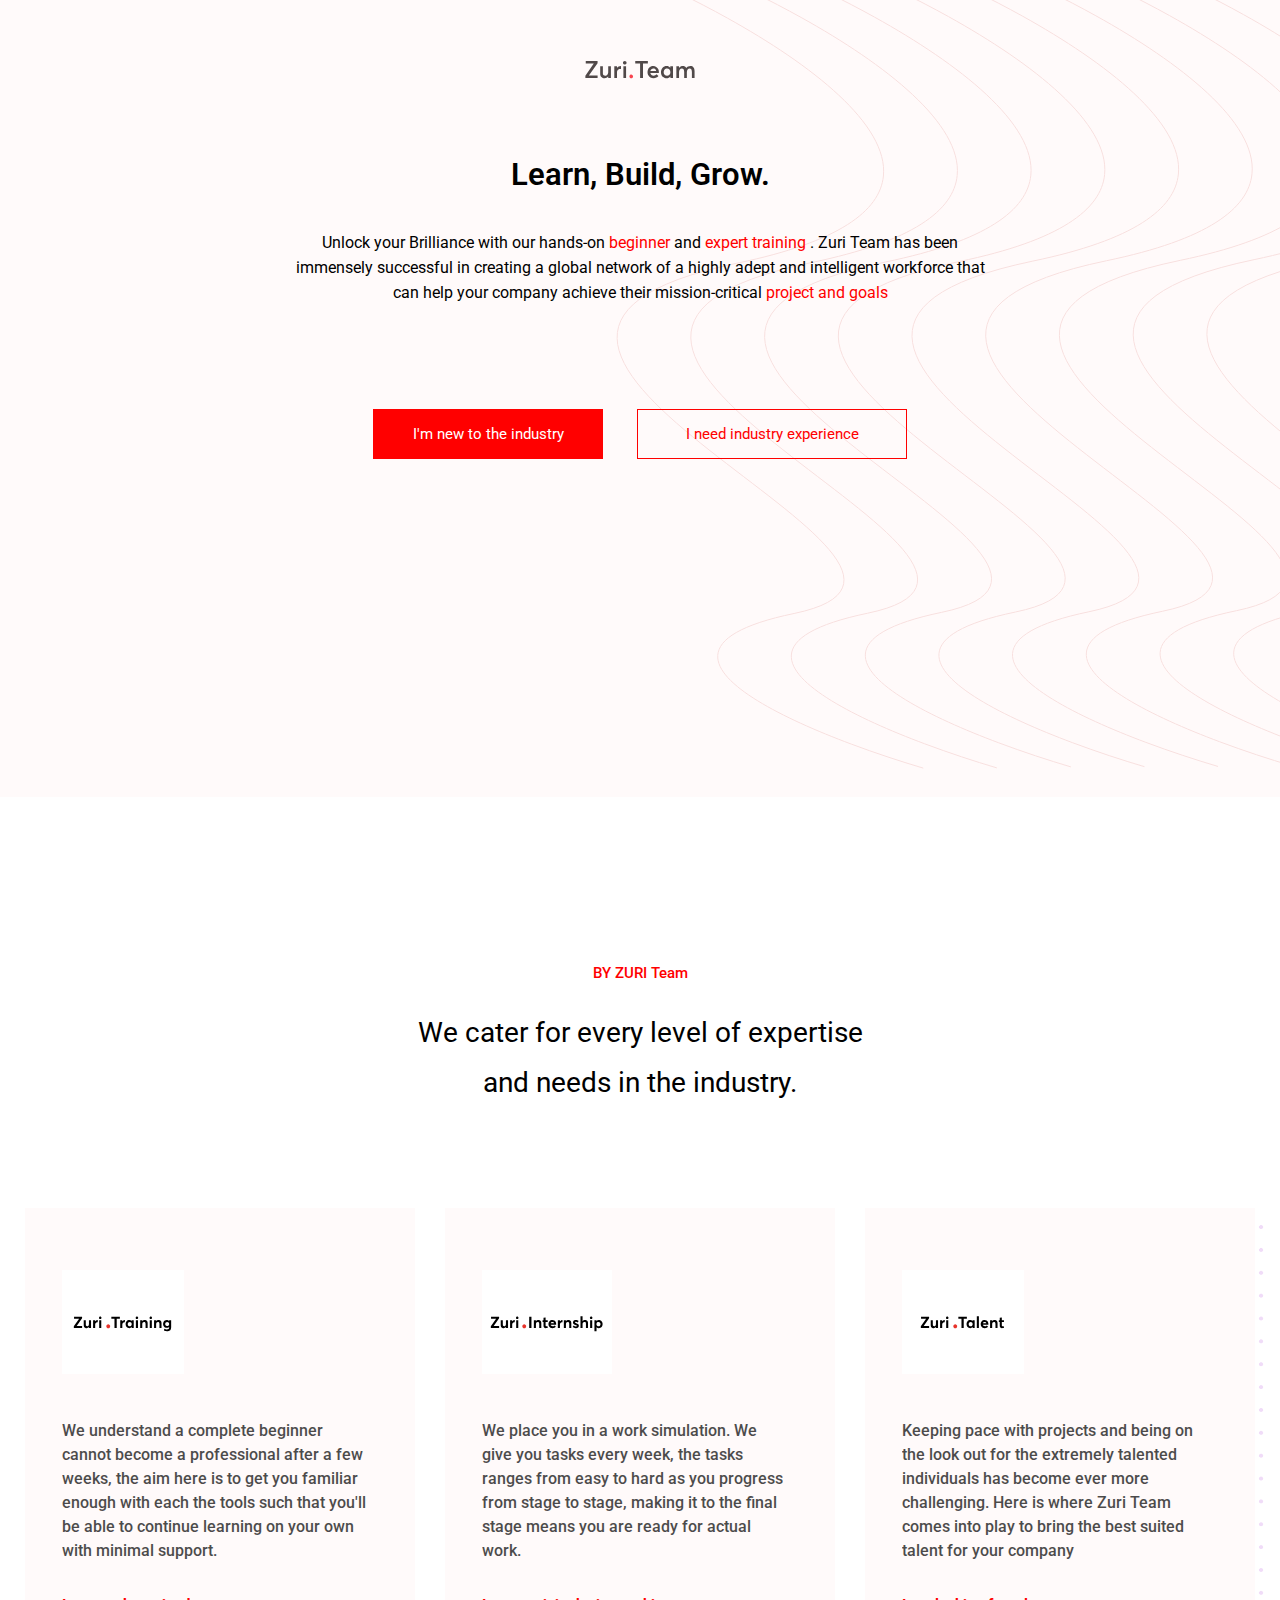
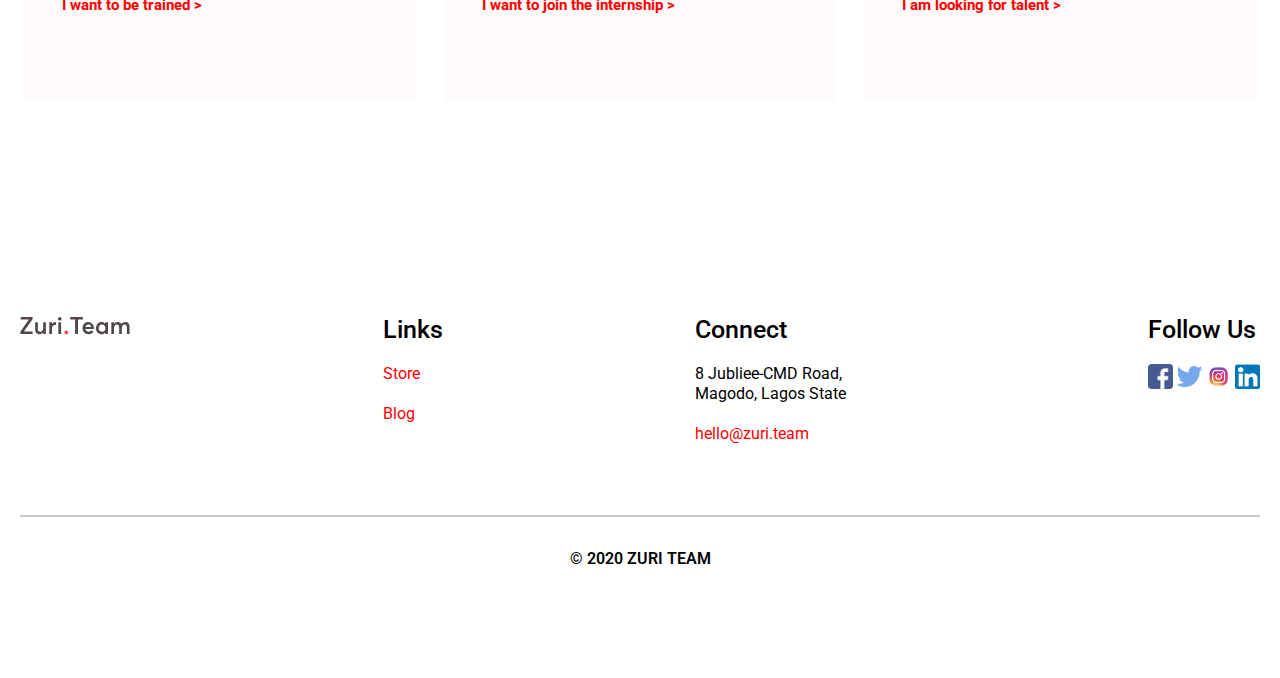
<file: index.html>
<!DOCTYPE html>
<html lang="en">
  <head>
    <meta charset="UTF-8" />
    <meta http-equiv="X-UA-Compatible" content="IE=edge" />
    <meta name="viewport" content="width=device-width, initial-scale=1.0" />
    <link rel="stylesheet" href="./index.css" />
    <link rel="preconnect" href="https://fonts.googleapis.com">
    <link rel="preconnect" href="https://fonts.gstatic.com" crossorigin>
    <link href="https://fonts.googleapis.com/css2?family=Roboto&display=swap" rel="stylesheet">
    <title>Zuri Team</title>
  </head>
  <body>
    <section class="section1">
      <div class="img-wrapper">
        <img
          src="./Images/zuri-logo-full.svg"
          class="section1-image"
          alt="zuri-logo"
        />
      </div>
      <div class="section1-intro">
        <h1 class="header1">Learn, Build, Grow.</h1>
        <p class="p1">
          Unlock your Brilliance with our hands-on
          <a href="https://training.zuri.team" target="_blank">beginner</a>
          and
          <a href="https://internship.zuri.team" target="_blank">
            expert training </a
          >. Zuri Team has been immensely successful in creating a global
          network of a highly adept and intelligent workforce that can help your
          company achieve their mission-critical
          <a href="https://talent.zuri.team" target="_blank">
            project and goals
          </a>
        </p>
        <div class="section1-buttons">
          <a href="./New To Industry/training.html" target="_blank"><button class="b1">I'm new to the industry</button></a>
          <a href="./Industry Experience/tal.html" target="_blank"><button class="b2">I need industry experience</button></a>
        </div>
      </div>
    </section>
    <section class="section2">
      <div class="wrapper">
        <h2 class="header2">BY ZURI Team</h2>
        <p class="p2">
          We cater for every level of expertise and needs in the industry.
        </p>
        <div class="container">
          <div class="boxes">
            <div class="box-outer">
              <div class="box-mid">
                <img
                  src="./Images/left_bvmv7q.png"
                  class="dot1-img"
                  alt="left-img"
                />
                <div class="box-inner">
                  <img
                    src="./Images/zuri-training-img.svg"
                    alt="zuri-training"
                  />
                  <p class="p3">
                    We understand a complete beginner cannot become a
                    professional after a few weeks, the aim here is to get you
                    familiar enough with each the tools such that you'll be able
                    to continue learning on your own with minimal support.
                  </p>
                  <h3 class="header3">
                    <a href="https://training.zuri.team"
                      >I want to be trained ></a
                    >
                  </h3>
                </div>
              </div>
            </div>
            <div class="box-outer">
              <div class="box-mid">
                <div class="box-inner">
                  <img
                    src="./Images/zuri-internship-img.svg"
                    alt="zuri-internship"
                  />
                  <p class="p3">
                    We place you in a work simulation. We give you tasks every
                    week, the tasks ranges from easy to hard as you progress
                    from stage to stage, making it to the final stage means you
                    are ready for actual work.
                  </p>
                  <h3 class="header3">
                    <a href="https://internship.zuri.team"
                      >I want to join the internship ></a
                    >
                  </h3>
                </div>
              </div>
            </div>
            <div class="box-outer">
              <div class="box-mid">
                <img
                  src="./Images/right_yz6hn3.png"
                  class="dot2-img"
                  alt="left-img"
                />
                <div class="box-inner">
                  <img src="./Images/zuri-talent-img.svg" alt="zuri-talent" />
                  <p class="p3">
                    Keeping pace with projects and being on the look out for the
                    extremely talented individuals has become ever more
                    challenging. Here is where Zuri Team comes into play to
                    bring the best suited talent for your company
                  </p>
                  <h3 class="header3">
                    <a href="https://talent.zuri.team"
                      >I am looking for talent ></a
                    >
                  </h3>
                </div>
              </div>
            </div>
          </div>
        </div>
      </div>
    </section>
  </body>

  <footer class="footer">
    <div class="footer-container foot">
      <div class="footer-logo">
        <img src="./Images/zuri-logo-full.svg" alt="footer-logo">
      </div>
      <div class="links">
        <h4 class="h4">Links</h4>
        <p class="p4"><a href="https://flutterwave.com/store/zuriteam/">Store</a></p>
        <p class="p4"><a href="https://blog.zuri.team/">Blog</a></p>
      </div>
      <div class="connect">
        <h4 class="h4">Connect</h4>
        <p class="p4">8 Jubliee-CMD Road, Magodo, Lagos State</p>
        <a href="mailto:hello@zuri.team">hello@zuri.team</a>
      </div>
      <div class="socials">
        <h4 class="h4">Follow Us</h4>
        <div class="social-logo">
          <a href="https://facebook.com/thezuriteam/">
            <img src="./Images/fb.png" alt="fb-logo" />
          </a>
          <a href="https://twitter.com/thezuriteam/">
            <img src="./Images/twitter.png" alt="twitter-logo" />
          </a>
          <a href="https://instagram.com/thezuriteam/">
            <img src="./Images/IG.png" alt="insta-logo" />
          </a>
          <a href="https://linked.com/thezuriteam">
            <img src="./Images/in.png" alt="linkedin-logo" />
          </a>
        </div>
      </div>
    </div>
    <div>
      <hr class="line" />
    </div>
    <div class="copyright">
      <p class="copy">&copy; 2020 ZURI TEAM</p>
    </div>
  </footer>
</html>
</file>
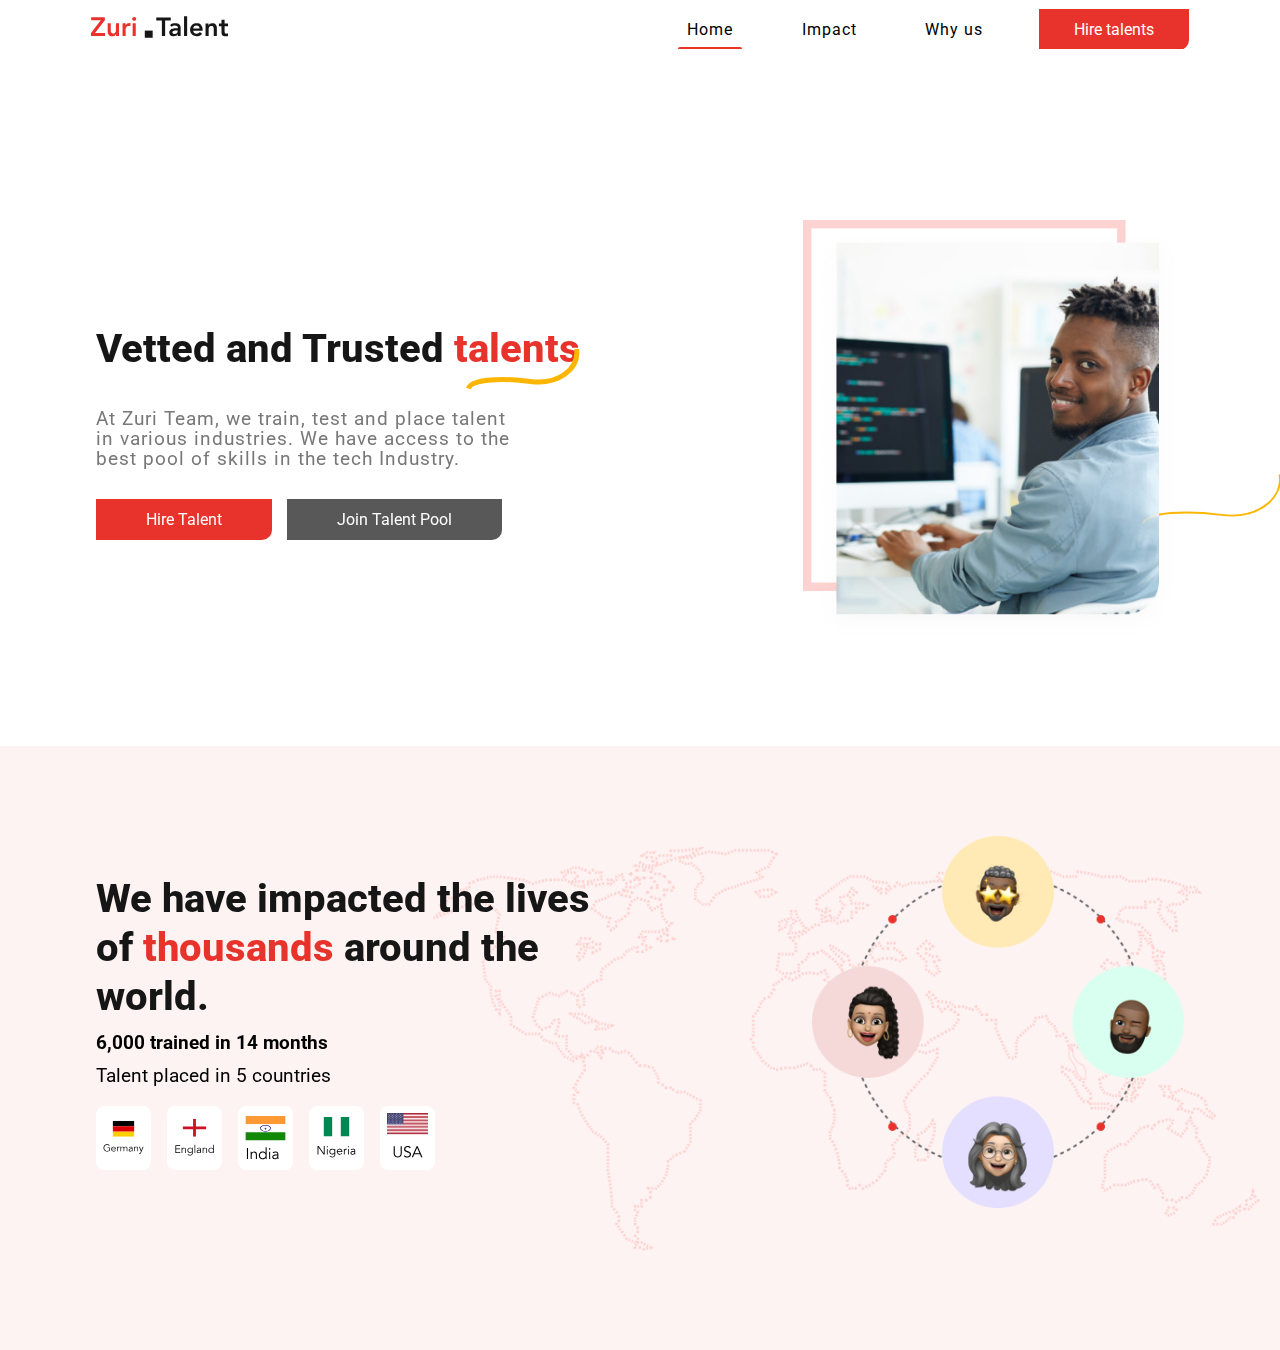
<file: Industry Experience/tal.html>
<!DOCTYPE html>
<html lang="en">
    <head>
        <meta charset="UTF-8">
        <meta http-equiv="X-UA-Compatible" content="IE=edge">
        <meta name="viewport" content="width=device-width, initial-scale=1.0">
        <title>Zuri Talent</title>
        <link rel="stylesheet" href="./tal.css">
        <link rel="preconnect" href="https://fonts.googleapis.com">
        <link rel="preconnect" href="https://fonts.gstatic.com" crossorigin>
        <link href="https://fonts.googleapis.com/css2?family=Roboto&display=swap" rel="stylesheet">
    </head>
    <body>
        <div class="root">
            <div>
                <div class="root1">
                    <header class="header">
                        <div>
                            <div class="header-container">
                                <div class="nav-wrapper">
                                    <a href="#" tabindex="0" style="margin-right: 0rem;">
                                        <img src="./images/logo2.svg" alt="logo" class="tal-logo">
                                    </a>
                                    <div class="right-nav">
                                        <ul>
                                            <a href="#" tabindex="0" class="nav-link active" style="padding: 11px 8px;">
                                                <p>Home</p>
                                            </a>
                                            <a href="#why-us" tabindex="0" class="nav-link" style="padding: 11px 8px;">
                                                <p>Impact</p>
                                            </a>
                                            <a href="" tabindex="0" class="nav-link" style="padding: 11px 8px;">
                                                <p>Why us</p>
                                            </a>
                                        </ul>
                                        <div class="nav-button-container">
                                            <button type="button" class="nav-btn" style="position: initial">
                                                Hire talents
                                            </button> 
                                        </div>
                                    </div>
                                </div>
                            </div>
                        </div>
                    </header>
                </div>

                <section class="section1 root2">
                    <div class="section1-wrapper">
                        <div class="sec1-content1">
                            <div>
                                <p class="sec1-header">
                                    Vetted and Trusted <span style="color: rgb(231, 51, 43);">talents</span>
                                </p>
                                <div class="curl1">
                                    <img src="./images/thick2.svg" alt="curl" width: "100px">
                                </div>
                                <p class="sec1-text">
                                    At Zuri Team, we train, test and place talent in various industries.
                                    We have access to the best pool of skills in the tech Industry.
                                </p>
                                <div class="sec1-button-wrapper">
                                    <button type="button" class="btn1" tabindex="0">
                                        Hire Talent
                                    </button>
                                    <button type="button" class="btn1 btn2" tabindex="0">
                                        Join Talent Pool
                                    </button>
                                </div>
                            </div>
                        </div>
                        <div class="sec1-content2">
                            <div class="sec1-image-box">
                                <img src="./images/section1.png" alt="image" class="sec1-img">
                            </div>
                            <div class="curl2">
                                <img src="./images/line1.svg" class="line2" alt="">
                            </div>
                        </div>
                    </div>
                </section>

                <section id="why-us" class="section2 root3">
                    <div class="sec2-content-container">
                        <div class="sec2-content-wrapper">
                            <div class="sec2-content1-wrapper">
                                <div class="sec2-content1">
                                    <p class="sec2-header">
                                        We have impacted the lives of <span style="color:rgb(231, 51, 43);">thousands</span>
                                        around the world.
                                    </p>
                                    <p class="sec2-text1">
                                        <b>6,000 trained in 14 months</b>
                                    </p>
                                    <p class="sec2-text1">
                                        Talent placed in 5 countries
                                    </p>
                                    <div class="countries-wrapper">
                                        <div class="country-logo">
                                            <img src="./images/GER.svg" class="ger" alt="" width: "75%" style="margin: auto;">
                                        </div>
                                        <div class="country-logo">
                                            <img src="./images/ENG.svg" class="eng" alt="" width: "75%" style="margin: auto;">
                                        </div>
                                        <div class="country-logo">
                                            <img src="./images/ind.svg" class="ind" alt="" width: "75%" style="margin: auto;">
                                        </div>
                                        <div class="country-logo">
                                            <img src="./images/NIG.svg" class="ngn" alt="" width: "75%" style="margin: auto;">
                                        </div>
                                        <div class="country-logo">
                                            <img src="./images/ussa.svg" class="usa" alt="" width: "75%" style="margin: auto;">
                                        </div>
                                    </div>
                                </div>
                            </div>
                            <div class="sec2-content2-wrapper">
                                <div class="sec2-content2">
                                    <img src="./images/section2.png" alt="" style="width: 70%;" class="sec2-img">
                                </div>
                            </div>
                        </div>
                    </div>
                </section>
                <!-- <section class="section3 root4">
                    <div class="section3-container">
                        <div class="section3-wrapper">
                            <div class="sec3-header-content">
                                <p class="p1" style="padding-bottom: 35px;">
                                    Skills of our <span style="color:rgb(231, 51, 43);">talents</span> that you will need
                                </p>
                            </div>
                            <div class="section3-space">
                                <div style="padding-bottom: 35px;"></div>
                            </div>
                        </div>
                        <div class="dev-field">
                            <div class="dev-field-container">
                                <div class="dev-field-wrapper">
                                    <div class="content-box">
                                        <p class="p2">
                                            UI/UX Designers
                                        </p>
                                    </div>
                                    <div class="content-box">
                                        <p class="p2">
                                            Backend Developers
                                        </p>
                                    </div>
                                    <div class="content-box">
                                        <p class="p2">
                                            DevOps Engineers
                                        </p>
                                    </div>
                                    <div class="content-box">
                                        <p class="p2">
                                            Frontend Developers
                                        </p>
                                    </div>
                                </div>
                                <div class="curl3">
                                    <img src="./images/line1.svg" class="line3" alt="curve">
                                </div>
                            </div>
                        </div>
                        <div class="work-head">
                            <p class="p3">
                                Where our talents work
                            </p>
                        </div>
                        <div class="companies">
                            <div class="companies-container">
                                <div class="companies-wrapper">
                                    <div class="content1-box">
                                        <p class="p4">
                                            GitHub
                                        </p>
                                    </div>
                                    <div class="content1-box">
                                        <p class="p4">
                                            Microsoft
                                        </p>
                                    </div>
                                    <div class="content1-box">
                                        <p class="p4">
                                            Reskill Americans
                                        </p>
                                    </div>
                                    <div class="content1-box">
                                        <p class="p4">
                                            Flutterwave
                                        </p>
                                    </div>
                                    <div class="content1-box">
                                        <p class="p4">
                                            Google
                                        </p>
                                    </div>
                                    <div class="content1-box">
                                        <p class="p4">
                                            Career Transitioners
                                        </p>
                                    </div>
                                </div>
                            </div>
                        </div>
                    </div>
                </section>
                <section class="section4 root5">

                </section> -->
            </div>
        </div>
        <script src="./tal.js"></script>
    </body>
</html>
</file>
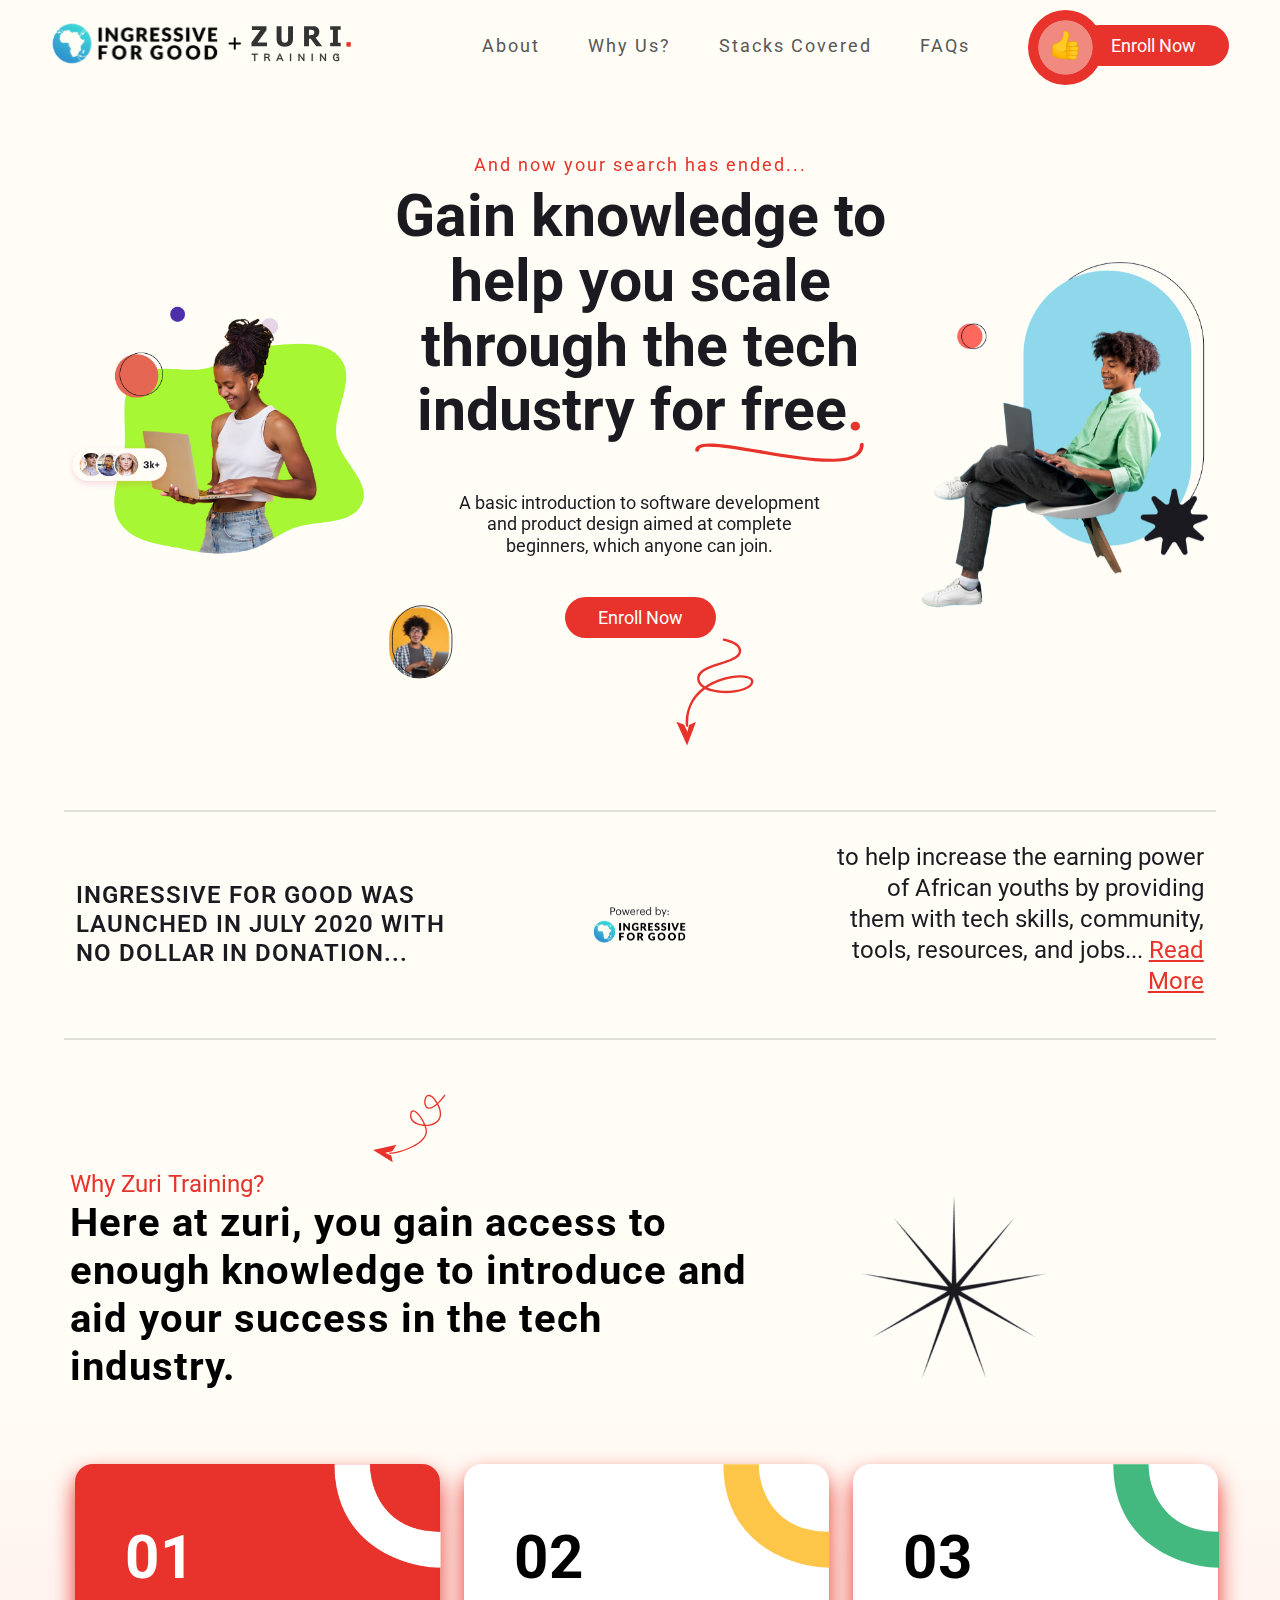
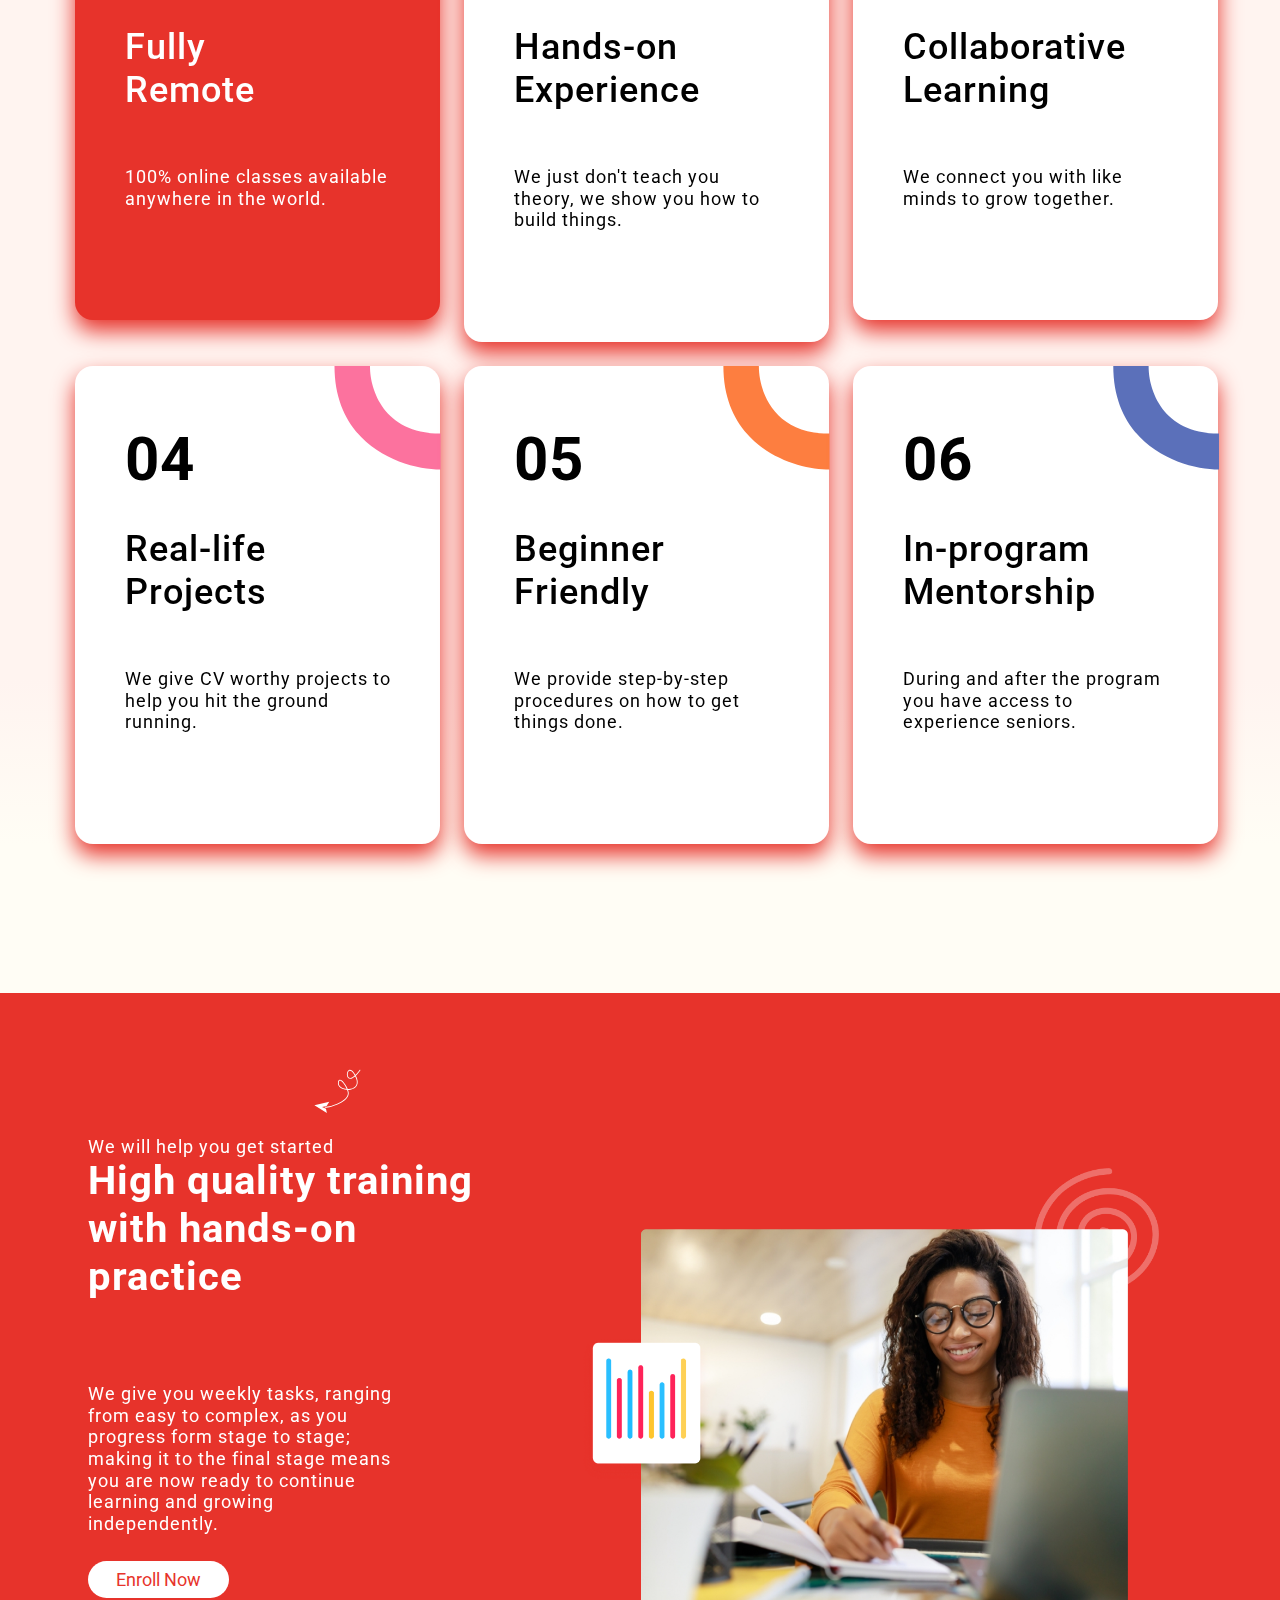
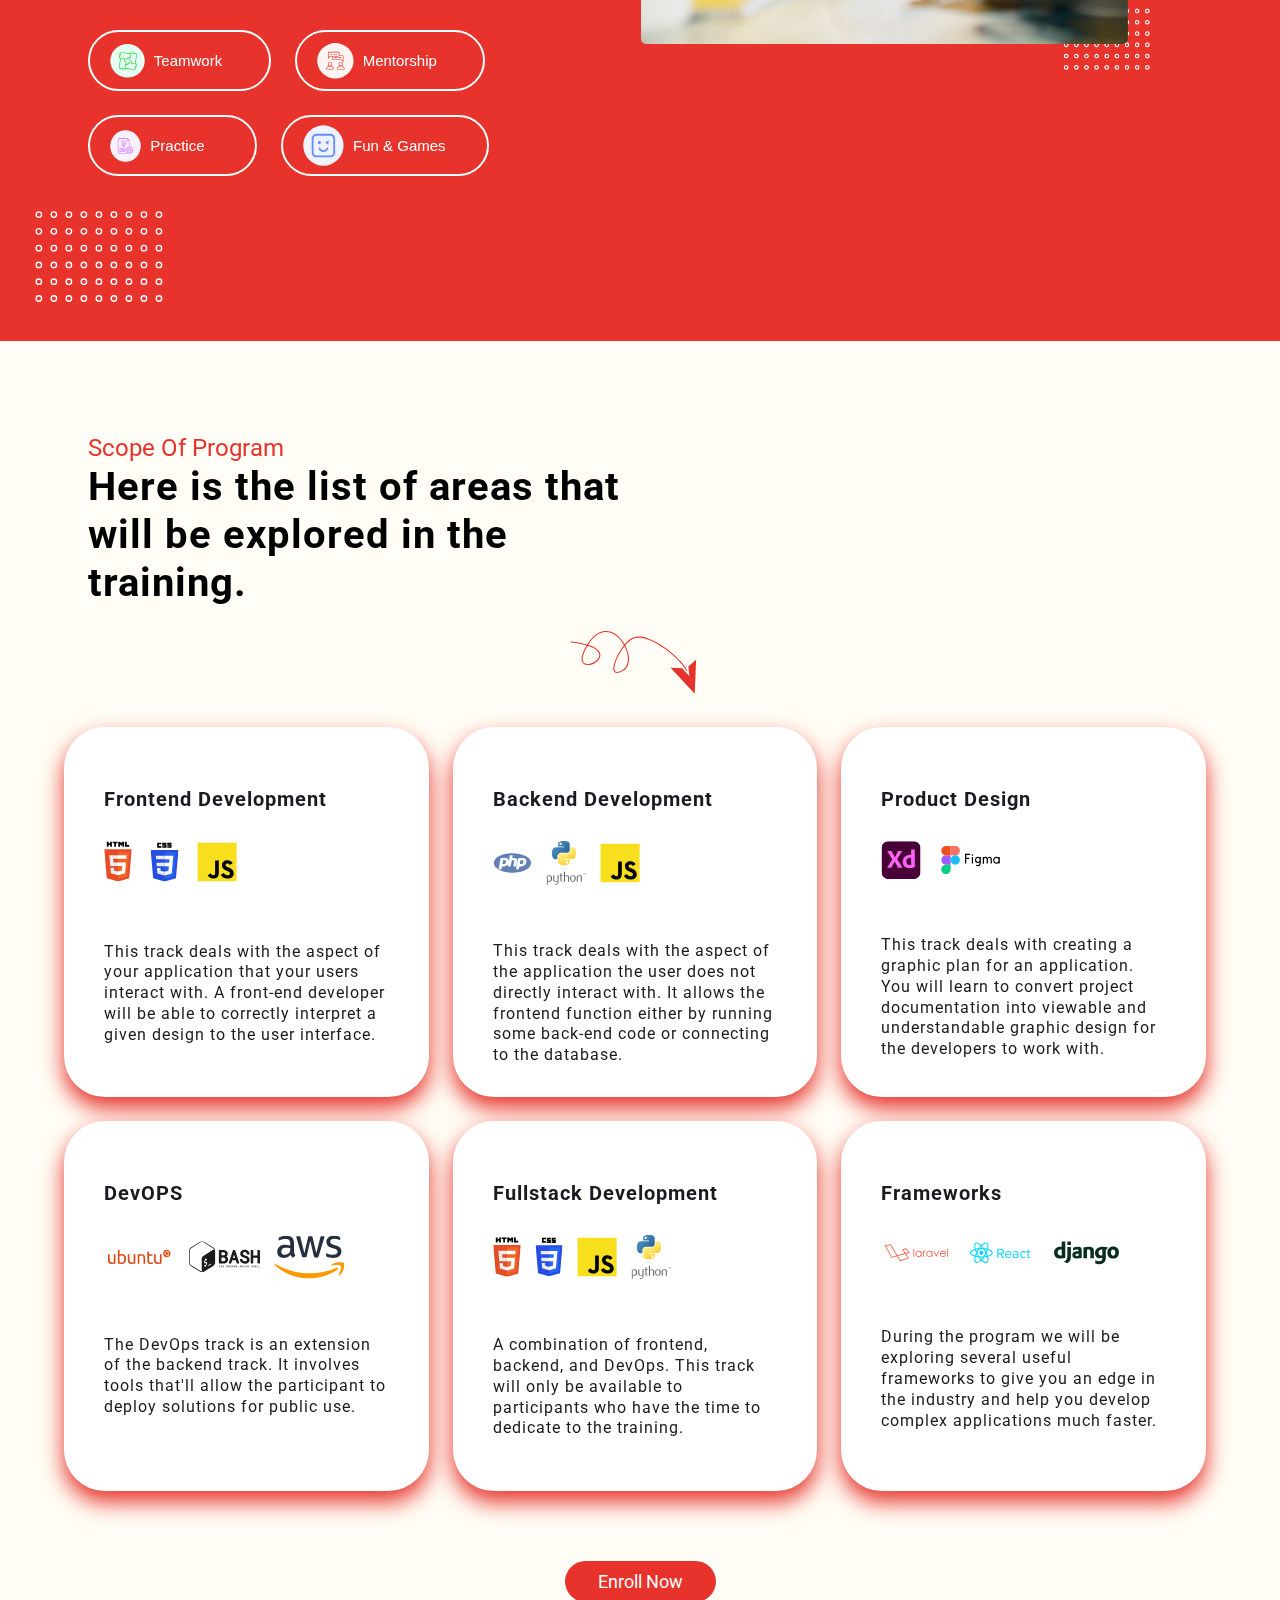
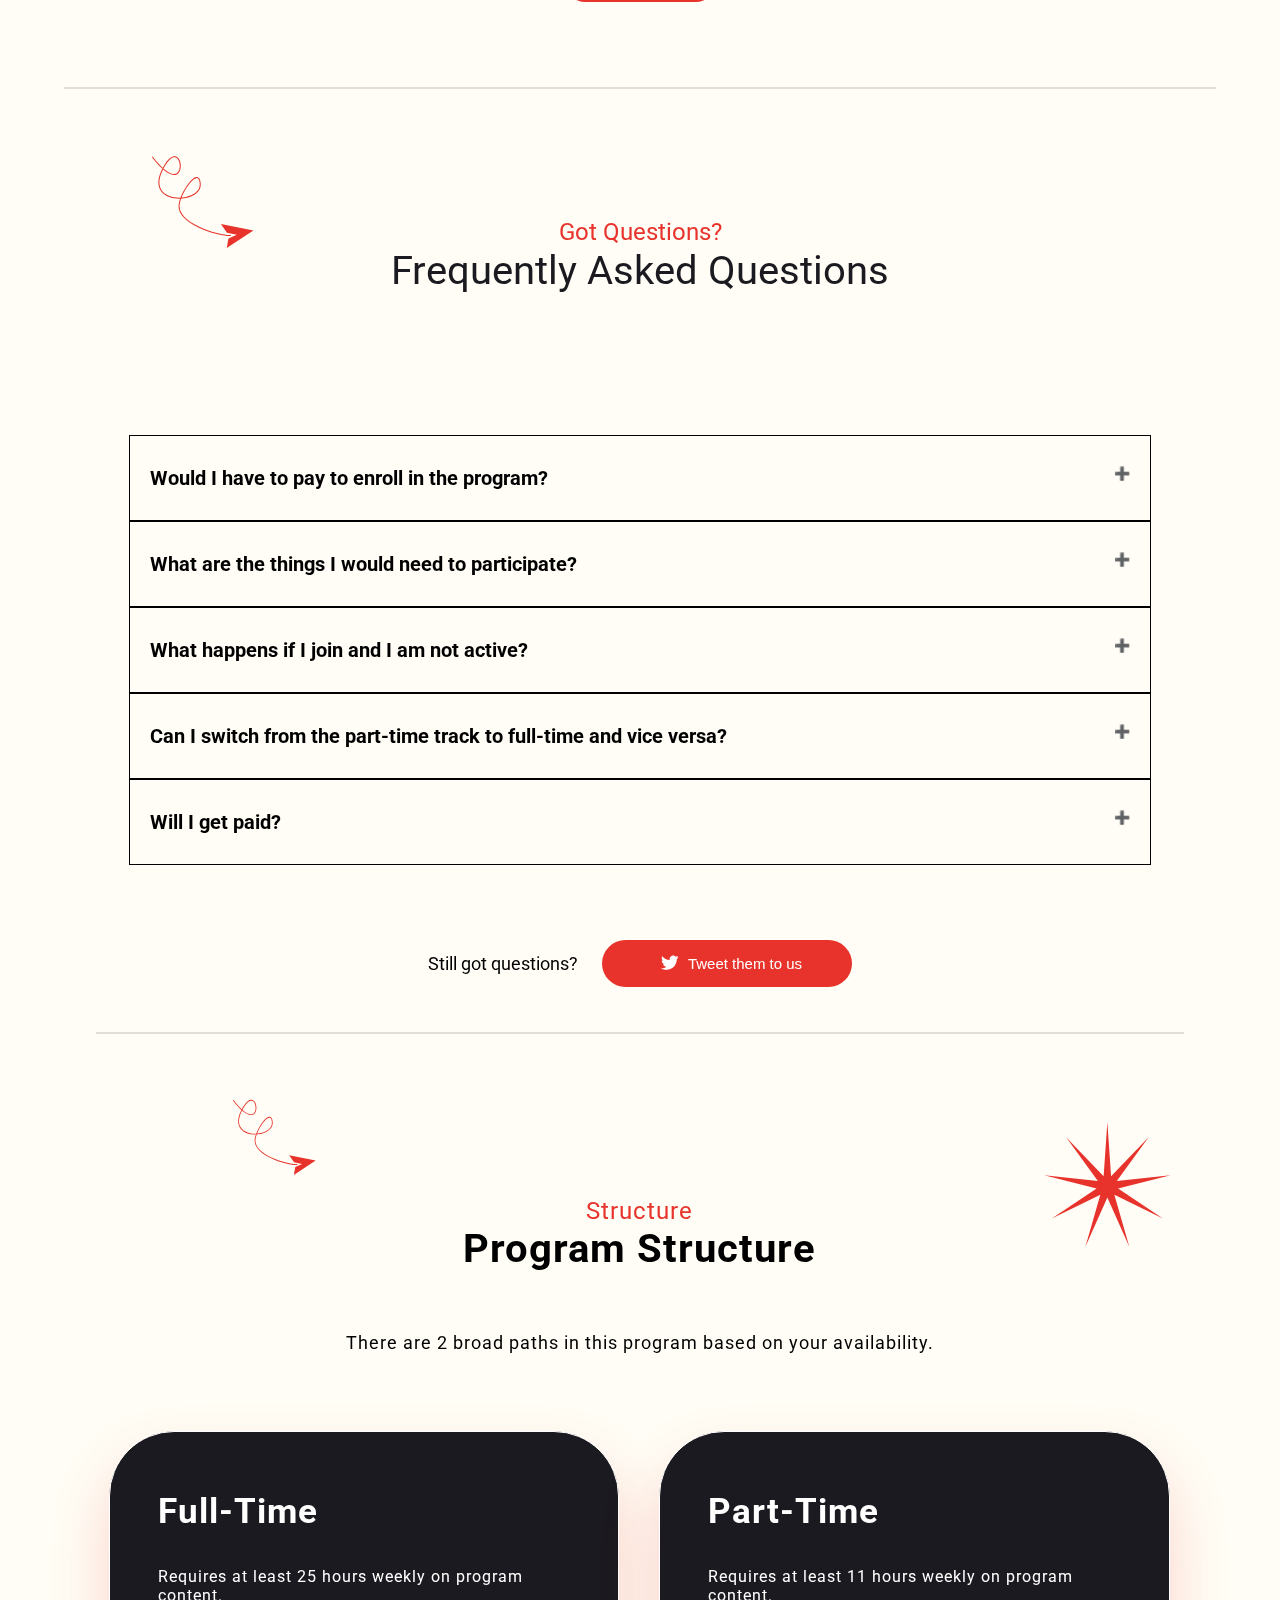
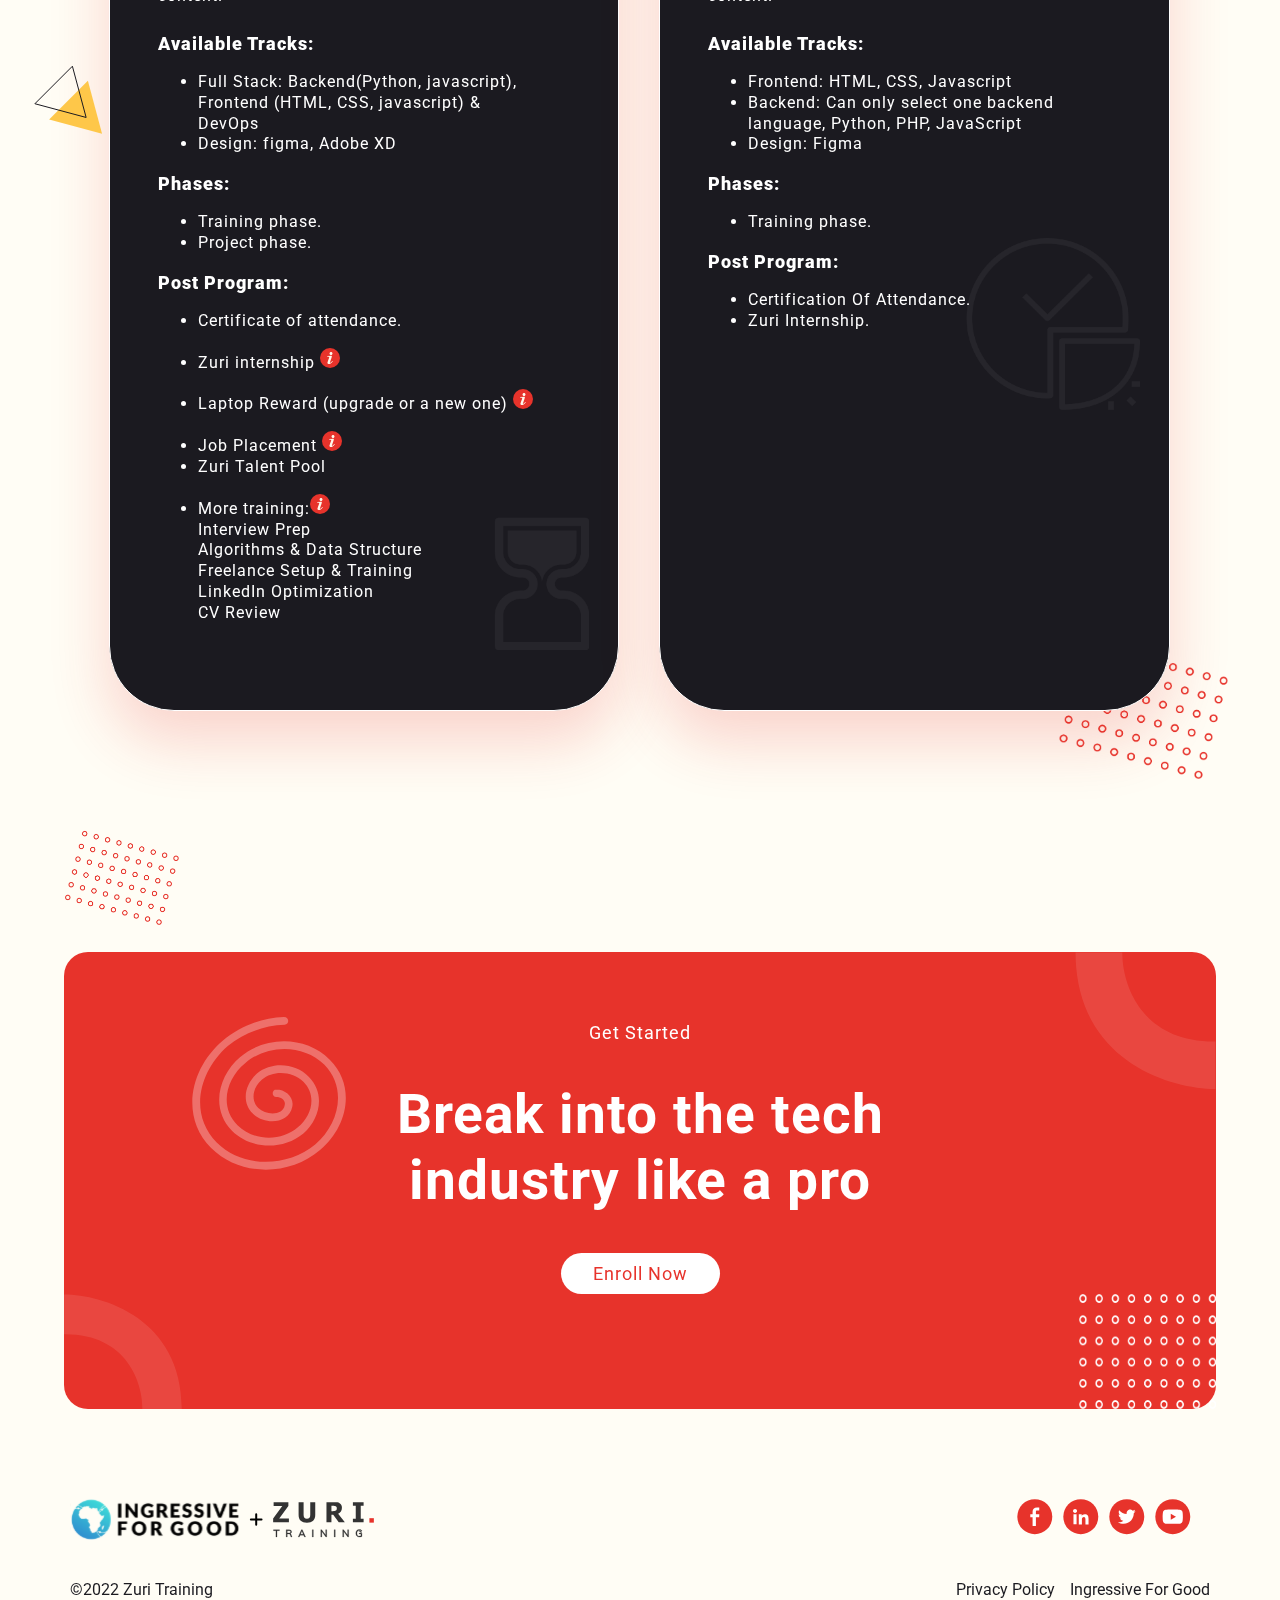
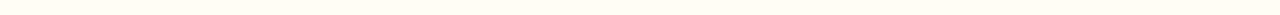
<file: New To Industry/training.html>
<!DOCTYPE html>
<html lang="en">
  <head>
    <meta charset="UTF-8" />
    <meta http-equiv="X-UA-Compatible" content="IE=edge" />
    <meta name="viewport" content="width=device-width, initial-scale=1.0" />
    <link rel="stylesheet" href="./training.css" />
    <title>Zuri Training</title>
    <link rel="preconnect" href="https://fonts.googleapis.com">
    <link rel="preconnect" href="https://fonts.gstatic.com" crossorigin>
    <link href="https://fonts.googleapis.com/css2?family=Roboto&display=swap" rel="stylesheet">
  </head>
  <body>
    <div class="root1">
      <div class="page-wrapper">
        <div>
          <header class="header">
            <div class="header-wrapper">
              <div class="header-shell">
                <div class="header-content-wrapper">
                  <a href="#">
                    <img
                      src="./images/logo.svg"
                      class="logo"
                      alt="igr-zuri-logo"
                    />
                  </a>
                  <div class="nav-links">
                    <a href="#about" class="nav-link about" tabindex="0">About</a>
                    <a href="#why_us" class="nav-link why-us" tabindex="0">Why Us?</a>
                    <a href="#stacks_covered" class="nav-link stack-covered" tabindex="0"
                      >Stacks Covered</a
                    >
                    <a href="#faqs" class="nav-link faqs" tabindex="0">FAQs</a>
                    <div class="enroll-wrapper">
                      <a href="#">
                        <img
                          src="./images/thumbs.png"
                          class="thumbs-up"
                          alt="thumbs-up"
                        />
                      </a>
                      <a href="#" class="enroll">Enroll Now</a>
                    </div>
                  </div>
                </div>
              </div>
            </div>
          </header>
        </div>
        <section class="section1 root2">
          <div class="section1-wrapper">
            <div class="cols1">
              <div>
                <img src="./images/lady1.jpg" class="lady1" alt="lady1-photo" />
              </div>
            </div>
            <div class="cols2">
              <p class="p1">And now your search has ended...</p>
              <p class="p2">
                Gain knowledge to help you scale through the tech industry for
                free<span>.</span>
              </p>
              <div class="curvy-wire1 wire1">
                <img src="./images/line.svg" class="line1" alt="line" />
              </div>

              <p class="p3">
                A basic introduction to software development and product design
                aimed at complete beginners, which anyone can join.
              </p>
              <div class="button-wrapper">
                <a href="#" class="enroll1">Enroll Now</a>
              </div>
              <div class="curvy-wire2">
                <img src="./images/section1wire.svg" class="line2" alt="line" />
              </div>
              <img src="./images/maleface.svg" class="line3" alt="line" />
            </div>
            <div class="cols1">
              <div>
                <img src="./images/male1.jpg" class="male1" alt="lady1-photo" />
              </div>
            </div>
          </div>
        </section>
        <section id="about" class="section2 root3">
          <hr class="thin-line" />
          <div class="sec2-container">
            <div class="about-container">
              <p class="p4">
                INGRESSIVE FOR GOOD WAS LAUNCHED IN JULY 2020 WITH NO DOLLAR IN
                DONATION...
              </p>
            </div>
            <div class="sec2-img-container">
              <div class="sec2-img-wrapper">
                <img
                  src="./images/ingresive.jpg"
                  class="ingressive-img"
                  alt="ingressive-img"
                />
              </div>
            </div>
            <div class="add-info">
              <p class="p5">
                to help increase the earning power of African youths by
                providing them with tech skills, community, tools, resources,
                and jobs...
                <a
                  class="read-more"
                  href="https://ingressive.org/i4-in-2021/"
                  target="_blank"
                  >Read More</a
                >
              </p>
            </div>
          </div>
          <hr class="thin-line" />
        </section>
        <section id="why_us" class="section3 root4">
          <div class="section3-top">
            <div class="side1">
              <div class="curvy-wire3">
                <img src="./images/section3wire.svg" class="line4" alt="line" />
              </div>
              <div>
                <p class="p6">Why Zuri Training?</p>
                <p class="p7">
                  Here at zuri, you gain access to enough knowledge to introduce
                  and aid your success in the tech industry.
                </p>
              </div>
            </div>
            <div class="side2">
              <div class="star-wrapper">
                <img src="./images/Star.jpg" class="star" alt="star" />
              </div>
            </div>
          </div>
        </section>
        <section class="section4 root5">
          <div class="boxes-container">
            <div class="box1-wrapper">
              <div class="box1">
                <img src="./images/curve1.png" class="curve1" alt="curve" />
                <p class="p8">01</p>
                <p class="p9">
                  Fully<br />
                  Remote
                </p>
                <p class="p10">
                  100% online classes available anywhere in the world.
                </p>
              </div>
            </div>
            <div class="box1-wrapper">
                <div class="box2">
                  <img src="./images/curve.svg" class="curve1" alt="curve" />
                  <p class="p8">02</p>
                  <p class="p9">
                    Hands-on<br />
                    Experience
                  </p>
                  <p class="p10">
                    We just don't teach you theory, we show you how to build things.
                  </p>
                </div>
            </div>
            <div class="box1-wrapper">
                <div class="box2">
                  <img src="./images/curve3.svg" class="curve1" alt="curve" />
                  <p class="p8">03</p>
                  <p class="p9">
                    Collaborative<br />
                    Learning
                  </p>
                  <p class="p10">
                    We connect you with like minds to grow together.
                  </p>
                </div>
            </div>
            <div class="box1-wrapper">
                <div class="box2">
                  <img src="./images/curve4.svg" class="curve1" alt="curve" />
                  <p class="p8">04</p>
                  <p class="p9">
                    Real-life<br />
                    Projects
                  </p>
                  <p class="p10">
                    We give CV worthy projects to help you hit the ground running.
                  </p>
                </div>
            </div>
            <div class="box1-wrapper">
                <div class="box2">
                  <img src="./images/curve5.svg" class="curve1" alt="curve" />
                  <p class="p8">05</p>
                  <p class="p9">
                    Beginner<br />
                    Friendly
                  </p>
                  <p class="p10">
                    We provide step-by-step procedures on how to get things done.
                  </p>
                </div>
            </div>
            <div class="box1-wrapper">
                <div class="box2">
                  <img src="./images/curve6.svg" class="curve1" alt="curve" />
                  <p class="p8">06</p>
                  <p class="p9">
                    In-program<br />
                    Mentorship
                  </p>
                  <p class="p10">
                    During and after the program you have access to experience seniors.
                  </p>
                </div>
            </div>
        </section>
        <section class="section5 root6">
            <div class="section5-wrapper">
                <div class="section5-side1">
                    <div class="curvy-wire4">
                        <img src="./images/section5wire.svg" class="line5" alt="curve">
                    </div>
                    <p class="p11">
                        We will help you get started
                    </p>
                    <p class="p12">
                        High quality training with hands-on practice
                    </p>
                    <p class="p13">
                        We give you weekly tasks, ranging from easy to complex, as you
                        progress form stage to stage; making it to the final stage means you are
                        now ready to continue learning and growing independently.
                    </p>
                    <a href="#" class="enroll3">Enroll Now</a>
                    <div class="addon-container">
                        <div class="addon1">
                            <button type="button" class="btn1" tabindex="0">
                                <img src="./images/hand.svg" class="icon" alt="hand">
                                <p class="p14">Teamwork</p>
                            </button>
                        </div>
                        <div class="addon1">
                            <button type="button" class="btn2" tabindex="0">
                                <img src="./images/mentor.svg" class="icon" alt="hand">
                                <p class="p14">Mentorship</p>
                            </button>
                        </div>
                        <div class="addon1">
                            <button type="button" class="btn3" tabindex="0">
                                <img src="./images/practice.svg" class="icon" alt="hand">
                                <p class="p14">Practice</p>
                            </button>
                        </div>
                        <div class="addon1">
                            <button type="button" tabindex="0">
                                <img src="./images/games.svg" class="icon" alt="hand">
                                <p class="p14">Fun & Games</p>
                            </button>
                        </div>
                    </div>
                </div>
                <div class="section5-side2">
                    <div>
                        <img src="./images/section5-image.png" class="sec5-img" alt="image">
                    </div>
                </div>
            </div>
            <div>
                <img src="./images/dotsection5.svg" class="dots" alt="dots">
            </div>
        </section>

        <section id="stacks_covered" class="section6 root7">
            <div class="section6-row1">
                <div class="row1-wrapper">
                    <div>
                        <p class="p6">
                            Scope Of Program
                        </p>
                        <p class="p7">
                            Here is the list of areas that will be explored in the training.
                        </p>
                    </div>
                </div>
                <div class="space"></div>
            </div>
            <div id="stacks" class="curvy-wire5">
                <img src="./images/section6.svg" class="line6" alt="line">
            </div>
            <div class="addon-container">
                <div class="box1-wrapper2">
                    <div class="box3">
                        <p class="p15">
                            Frontend Development
                        </p>
                        <div class="part-frontend">
                            <img src="./images/html.svg" class="l1-logo" alt="html">
                            <img src="./images/css-3 logo.svg" class="l1-logo" alt="css">
                            <img src="./images/javascript logo.svg" class="js-logo" alt="javascript">
                        </div>
                        <p class="p16">
                            This track deals with the aspect of your application that your users interact with.
                            A front-end developer will be able to correctly interpret a given design to the user
                            interface.
                        </p>
                    </div>
                </div>
                <div class="box1-wrapper2">
                    <div class="box3">
                        <p class="p15">
                            Backend Development
                        </p>
                        <div class="path-icons">
                            <img src="./images/php2 logo.svg" class="js-logo" alt="html">
                            <img src="./images/python-4 logo.svg" class="js-logo" alt="css">
                            <img src="./images/javascript logo.svg" class="js-logo" alt="javascript">
                        </div>
                        <p class="p16">
                            This track deals with the aspect of the application the user does not directly
                            interact with. It allows the frontend function either by running some back-end
                            code or connecting to the database.
                        </p>
                    </div>
                </div>
                <div class="box1-wrapper2">
                    <div class="box3">
                        <p class="p15">
                            Product Design
                        </p>
                        <div class="path-icons">
                            <img src="./images/adobe-xd logo.svg" class="js-logo" alt="adobe-xd">
                            <img src="./images/Figma logo.svg" class="l2-logo" alt="Figma">
                        </div>
                        <p class="p16">
                            This track deals with creating a graphic plan for an application. You will
                            learn to convert project documentation into viewable and understandable graphic
                            design for the developers to work with.
                        </p>
                    </div>
                </div>
                <div class="box1-wrapper2">
                    <div class="box3">
                        <p class="p15">
                            DevOPS
                        </p>
                        <div class="path-icons">
                            <img src="./images/Ubuntu logo.svg" class="l2-logo" alt="Ubuntu">
                            <img src="./images/Bash logo.svg" class="l2-logo" alt="bash">
                            <img src="./images/aws logo.svg" class="l2-logo" alt="aws">
                        </div>
                        <p class="p16">
                            The DevOps track is an extension of the backend track. It involves tools that'll
                            allow the participant to deploy solutions for public use.
                        </p>
                    </div>
                </div>
                <div class="box1-wrapper2">
                    <div class="box3">
                        <p class="p15">
                            Fullstack Development
                        </p>
                        <div class="path-icons">
                            <img src="./images/html.svg" class="l1-logo" alt="html">
                            <img src="./images/css-3 logo.svg" class="l1-logo" alt="css">
                            <img src="./images/javascript logo.svg" class="js-logo" alt="javascript">
                            <img src="./images/python-4 logo.svg" class="js-logo" alt="python">
                        </div>
                        <p class="p16">
                            A combination of frontend, backend, and DevOps. This track will only be available
                            to participants who have the time to dedicate to the training.
                        </p>
                    </div>
                </div>
                <div class="box1-wrapper2">
                    <div class="box3">
                        <p class="p15">
                            Frameworks
                        </p>
                        <div class="path-icons">
                            <img src="./images/Laravel logo.svg" class="l2-logo" alt="Laravel">
                            <img src="./images/React logo.svg" class="l2-logo" alt="React">
                            <img src="./images/Django logo.svg" class="l2-logo" alt="Django">
                        </div>
                        <p class="p16">
                            During the program we will be exploring several useful frameworks to give you an
                            edge in the industry and help you develop complex applications much faster.
                        </p>
                    </div>
                </div>
            </div>
            <div class="enroll-box">
                <a href="#" tabindex="0" class="enroll1">Enroll Now</a>
            </div>
            <hr class="thin-line" />
        </section>
        
        <section class="section7 root8">
            <div class="curvy-wire6">
                <img src="./images/section7wire.svg" class="line7" alt="line">
            </div>
            <div>
                <p class="p17">
                    Got Questions?
                </p>
                <p class="p18">
                    Frequently Asked Questions
                </p>
            </div>
        </section>

        <section id="faqs" class="faqs-container">
          <div class="faqs-wrapper">
            <p class="faqs-question">
              Would I have to pay to enroll in the program?
            </p>
            <div class="faqs-answer">
              <p>
                No, the program is completely free thanks to Ingressive For Good.
              </p>
            </div>
          </div>
          <div class="faqs-wrapper">
            <p class="faqs-question">
              What are the things I would need to participate?
            </p>
            <div class="faqs-answer">
              <p>
                You'll need a laptop, internet connection and the willingness to learn through collaboration and mentorship.
              </p>
            </div>
          </div>
          <div class="faqs-wrapper">
            <p class="faqs-question">
              What happens if I join and I am not active?
            </p>
            <div class="faqs-answer">
            <p>
              Participants who join the program and stop engaging will be given the chance to catch up. You'll also be assigned
              a 'study-mate' and mentor to help you. However, there is the possibility of not being promoted to the next stage
              if you remain inactive for too long.
            </p>
          </div>
          </div>
          <div class="faqs-wrapper">
            <p class="faqs-question">
              Can I switch from the part-time track to full-time and vice versa?
            </p>
            <div class="faqs-answer">
              <p>
                Unfortunately, no, you cannot switch from part-time to full-time and vice-versa.
              </p>
            </div>
          </div>
          <div class="faqs-wrapper">
            <p class="faqs-question">
              Will I get paid?
            </p>
            <div class="faqs-answer">
              <p>
                We reward some participants who complete tasks early, however, this is not a weekly reward. All the work that will
                be done during the program are hypothetical.
              </p>
            </div>
          </div>
          <div class="section8-footer">
            <p class="p19">
              Still got questions?
            </p>
            <div class="btn4-wrapper">
              <button type="button" class="btn4" tabindex="0">
                <img src="./images/twitter.svg" class="twtter-icon" alt="hand">
                <p class="p14">Tweet them to us</p>
            </button>
            </div>
          </div>
          <hr class="thin-line" />
        </section>

        <section class="section9 root9">
          <div class="curvy-wire7">
            <img src="./images/section7wire.svg" class="line8" alt="line">
          </div>
          <div class="star2-box">
            <img src="./images/Star1.svg" class="star2" alt="star">
          </div>
          <div>
            <p class="p20">
              Structure
            </p>
            <p class="p21">
              Program Structure
            </p>
            <p class="p22">
              There are 2 broad paths in this program based on your availability.
            </p>
          </div>
          <div class="structure-container">
            <div class="move-arrow">
              <img src="./images/move.svg" class="move-icon" alt="move">
            </div>
            <div class="structure1-wrapper">
              <div class="structure1-box">
                <p class="structure1-head">
                  Full-Time
                </p>
                <p class="structure1-requirement">
                  Requires at least 25 hours weekly on program content.
                </p>
                <p class="structure1-track-head">
                  Available Tracks:
                </p>
                <ul>
                  <li class="long">Full Stack: Backend(Python, javascript),
                    Frontend (HTML, CSS, javascript) & DevOps
                  </li>
                  <li>Design: figma, Adobe XD</li>
                </ul>
                <p class="structure1-track-head">
                  Phases:
                </p>
                <ul>
                  <li>Training phase.</li>
                  <li>Project phase.</li>
                </ul>
                <p class="structure1-track-head">
                  Post Program:
                </p>
                <ul>
                  <li>Certificate of attendance.</li>
                  <li class="clarity-list">
                    <p class="struture1-link">
                      <a href="https://internship.zuri.team" target="_blank" style="color: #fff;">Zuri internship</a>
                      <img src="./images/clarity.svg" class="clarity" alt="clarity">
                    </p>
                  </li>
                  <li class="clarity-list">
                    <p class="struture1-link">
                      Laptop Reward (upgrade or a new one)
                      <img src="./images/clarity.svg" class="clarity" alt="clarity">
                    </p>
                  </li>
                  <li class="clarity-list">
                    Job Placement
                    <img src="./images/clarity.svg" class="clarity" alt="clarity">
                  </li>
                  <li class="clarity-list">
                    Zuri Talent Pool
                  </li>
                  <li class="clarity-list">
                    <p class="struture1-link">
                      More training:<img src="./images/clarity.svg" class="clarity" alt="clarity"><br>
                      Interview Prep<br>
                      Algorithms & Data Structure<br>
                      Freelance Setup & Training<br>
                      LinkedIn Optimization<br>
                      CV Review
                    </p>
                  </li>
                </ul>
                <img src="./images/hour.png" class="hour" alt="">
              </div>
            </div>
            <div class="structure1-wrapper">
              <div class="structure1-box">
                <p class="structure1-head">
                  Part-Time
                </p>
                <p class="structure1-requirement">
                    Requires at least 11 hours weekly on program content.
                </p>
                <p class="structure1-track-head">
                    Available Tracks:
                </p>
                <ul>
                  <li>Frontend: HTML, CSS, Javascript</li>
                  <li class="long">Backend: Can only select one backend language,
                    Python,
                    PHP,
                    JavaScript</li>
                  <li>Design: Figma</li>
                </ul>
                <p class="structure1-track-head">
                    Phases:
                </p>
                <ul>
                    <li>Training phase.</li>
                </ul>
                <p class="structure1-track-head">
                    Post Program:
                </p>
                <ul>
                    <li>Certification Of Attendance.</li>
                    <li>Zuri Internship.</li>
                </ul>
                <img src="./images/time.png" class="time" alt="">
              </div>
            </div>
          </div>
          <div>
            <img src="./images/circle.png" class="circle1-png" alt="circle">
          </div>
        </section>

        <section class="section9 root0">
          <div>
            <img src="./images/circle.png" class="circle2-png" alt="circle">
          </div>
          <div style="background-color: rgb(231, 51, 43); border-radius: 24px;" class="started-container">
            <div>
              <img src="./images/round.svg" class="spiral" alt="round">
            </div>
            <div>
              <img src="./images/bend1.svg" class="bend" alt="bend">
            </div>
            <div class="started-box">
              <p class="started-text">
                Get Started
              </p>
              <p class="break-into-tech">
                Break into the tech industry like a pro 
              </p>
              <div style="display: flex; justify-content: center;" class="get-started-button">
                <a href="./enroll" tabindex="0" class="get-started-link">
                  Enroll Now
                </a>
              </div>
              <div style="display: flex;">
                <div style="display: flex;">
                  <img src="./images/curve2.svg" class="line10" alt="">
                </div>
                <div style="display: flex; justify-content: flex-end; width: 170%;">
                  <img src="./images/mains.png" class="mains" alt="dots">
                </div>
              </div>
            </div>
          </div>
        </section>

        <section style="max-width: 1440px; width: 89%;" class="footer root01">
          <div class="foot-row1">
            <div style="padding-top: 16px; padding-left: 16px;" class="foot-row1-col1-shell">
              <div class="logo1">
                <a href="#">
                  <img src="./images/logo.svg" alt="">
                </a>
              </div>
            </div>
            <div style="padding-top: 16px; padding-left: 16px;" class="foot-row1-col2-shell">
              <div style="display: flex; justify-content: flex-end;" class="col2-box">
                <div style="display: flex;" class="sm-icons">
                  <a href=" https://www.facebook.com/thezuriteam/" target="_blank">
                    <img src="./images/facebook.svg" alt="" style="padding-right: 10px;">
                  </a>
                  <a href=" https://www.linkedin.com/company/zuri-team" target="_blank">
                    <img src="./images/linkd.svg" alt="" style="padding-right: 10px;">
                  </a>
                  <a href=" https://twitter.com/thezuriteam" target="_blank">
                    <img src="./images/twitter.svg" alt="" style="padding-right: 10px;">
                  </a>
                  <a href=" https://www.youtube.com/thezuriteam" target="_blank">
                    <img src="./images/youtube.svg" alt="" style="padding-right: 10px;">
                  </a>
                </div>
              </div>
            </div>
          </div>
          <div class="foot-row2">
            <p class="copyright">
              &copy;2022 Zuri Training
            </p>
            <hr style="padding-top: 20px; border-width: 0px 0px thin; margin: 0px; color: rgba(0, 0, 0, 0.12)" class="foot-line">
            <div style="display: flex; flex-direction: row;" class="foot-policy">
              <a class="foot-text" href="/privacy" style="margin-right: 15px;">
                  <p class="footer-text">
                    Privacy Policy
                  </p>
              </a>
              <a class="foot-text" href="https://ingressive.org/" target="_blank">
                <p>
                  Ingressive For Good
                </p>
              </a>
            </div>
          </div>
        </section>
      </div>
    </div>
    <script src="./training.js"></script>
  </body>
</html>
</file>
<file: index.css>
* {
    margin: 0;
    overflow-x: hidden;
    box-sizing: border-box;
    font-family: 'Roboto', sans-serif;
}

body {
    margin: 0 auto;
    width: 100%;
    height: 100%;
    text-align: left;
}

a {
    text-decoration: none;
    color: red;
    background-color: transparent;
}

section {
    display: block;
}

.section1 {
    background-image: url(./Images/hero-bg.svg);
    background-size: cover;
    background-repeat: no-repeat;
    background-position: center center;
    height: 800px;
    overflow: hidden;
}

.img-wrapper {
    margin: auto;
    display: flex;
    padding-top: 60px;
    margin-bottom: 5%;
}

.img-wrapper img {
    margin: auto;
}

.section1-intro {
    padding: 12px;
    max-width: 720px;
    margin: 0 auto;
    text-align: center;
}

.header1 {
    font-size: 31px;
    font-weight: 600;
    line-height: 40px;
    margin-bottom: 35px;
    text-align: center;
    overflow: hidden;
}

.p1 {
    margin-bottom: 15%;
    line-height: 25px;
}

button {
    background-color: transparent;
    border: 1px solid red;
    height: 50px;
    font-size: 15px;
    font-weight: 400;
    cursor: pointer;
}

.b1 {
    width: 230px;
    margin-right: 30px;
    background-color: red;
    color: #fff;
}

@media screen and (max-width: 991px) {
    .b1 {
        margin: 0 auto;
        margin-bottom: 15px;
    }
}

.b1:hover {
    background-color: transparent;
    color: red;
}

.b2 {
    width: 270px;
    color: red;
}

.b2:hover {
    background-color: red;
    color: #fff;
}

.section2 {
    background-color: #fff;
    overflow: hidden;
}

div {
    display: block;
}

.wrapper {
    margin: 0 auto;
    max-width: 1440px;
    width: 100%;
    padding-top: 0;
    text-align: center;
    padding-right: 15px;
    padding-left: 15px;
}

.header2 {
    margin-top: 13%;
    color: red;
    font-size: 15px;
    font-weight: 500;
    line-height: 20px;
}

.p2 {
    max-width: 480px;
    margin: 0 auto;
    margin-top: 2%;
    margin-bottom: 8%;
    font-size: 28px;
    font-weight: 400;
    line-height: 50px;
}

.container {
    margin: 0 auto;
    text-align: center;
    max-width: 1280px !important;
    width: 100%;
    padding-right: 15px;
    padding-left: 15px;
}

.boxes {
    display: flex;
    flex-wrap: wrap;
    margin-right: -20px;
    margin-left: -20px;
}

@media screen and (max-width: 991px) {
    .boxes {
        flex-direction: column;
    }
}

@media screen and (max-width: 991px) {
    .boxes > .box-outer {
        margin-top: 50px;
    }
}

.box-outer {
    max-width: 33.333%;
    width: 100%;
    position: relative;
    text-align: center;
    padding-right: 15px;
    padding-left: 15px;
    background-color: #fff;
    z-index: 1;
}

@media screen and (max-width: 991px) {
    .box-outer {
        margin: 0 auto;
        overflow: hidden;
        max-width: 40rem;
    }
}

.box-mid {
    border: 1px solid #fffafa;
    background-color: #fffafa;
}

.box-mid img {
    margin-bottom: 45px;
}

img {
    vertical-align: middle;
    border-style: none;
}

.dot1-img {
    width: 100%;
    position: absolute;
    top: -75px;
    left: -120px;
    z-index: -1;
}

.box-inner {
    width: 100%;
    padding-top: 61px;
    padding-right: 47px;
    padding-left: 36px;
    padding-bottom: 82px;
    text-align: left;
    font-size: 15px;
    font-weight: 500;
    line-height: 24px;
}

.dot2-img {
    width: 90%;
    position: absolute;
    top: -75px;
    right: -120px;
    z-index: -1;
}

.p3 {
    margin-bottom: 10%;
    font-size: 16px;
    opacity: 0.7;
}

.header3 {
    font-size: 15px;
}

footer {
    display: block;
}

.footer {
    margin-top: 215px;
    max-width: 1240px !important;
    margin-right: auto;
    margin-left: auto;
}

.footer-container {
    display: flex;
    justify-content: space-between;
    flex-wrap: wrap;
    margin-bottom: 55px;
}

@media screen and (max-width: 991px) {
    .footer-container {
        text-align: center;
        flex-direction: column;
    }
}

.h4 {
    margin-bottom: 20px;
    font-size: 25px;
    font-weight: 500;
}

@media screen and (max-width: 991px) {
    .h4 {
        margin-top: 20px;
    }
}

.p4 {
    margin: 0 auto;
    margin-bottom: 20px;
    max-width: 200px;
    line-height: 20px;
    overflow: hidden;
}

.social-logo img {
    width: 25px;
}

.footer hr {
    opacity: 0.3;
    border: 0.8px solid #514949;;
}

.line {
    margin: auto;
    margin-top: 1rem;
    margin-bottom: 2rem;
}

.copyright {
    text-align: center;
    margin-bottom: 110px;
    font-weight: 600;
}
</file>
<file: Industry Experience/tal.css>
* {
  margin: 0;
  box-sizing: border-box;
  overflow-x: hidden;
  font-family: "Roboto", sans-serif;
}

body {
  width: 100%;
  height: 100%;
}

a {
  text-decoration: none;
  cursor: pointer;
}

ul {
  display: block;
  list-style-type: disc;
}

div {
  display: block;
}

.header {
  position: fixed;
  top: 0px;
  left: auto;
  right: 0px;
  width: 100%;
  display: flex;
  flex-direction: column;
  padding-top: 0px;
  padding-bottom: 15px;
  background-color: #fff;
  box-sizing: border-box;
  z-index: 1100;
}

.header-container {
  position: relative;
  min-height: 58px;
  display: flex;
  align-items: center;
  padding-right: 16px;
  padding-left: 16px;
}

@media screen and (max-width: 620px) {
  .header-container {
    display: flex;
    align-items: center;
    width: 100%;
  }
}

.nav-wrapper {
  margin: auto;
  max-width: 1440px;
  width: 88%;
  height: 40px;
  display: flex;
  align-items: center;
  justify-content: space-between;
  overflow: hidden;
}

@media screen and (max-width: 620px) {
  .nav-wrapper {
    width: 100%;
  }
}

@media screen and (min-width: 920px) {
  .right-nav {
    display: flex;
    align-items: center;
  }
}

.nav-link {
  margin-right: 3rem;
  min-width: 64px;
  display: inline-flex;
  align-items: center;
  justify-content: center;
  color: #000;
  font-size: 16px;
  font-weight: 400;
  letter-spacing: 1px;
  box-sizing: border-box;
  overflow: hidden;
}

.nav-link:hover {
  background-color: rgba(25, 118, 210, 0.1);
}

ul .nav-link {
  position: relative;
  cursor: pointer;
}

a.active::after {
  position: absolute;
  left: 0;
  bottom: 0px;
  content: "";
  height: 3px;
  width: 100%;
  background-color: #e7332b;
  border-top-left-radius: 2px;
  border-top-right-radius: 2px;
  animation: underline 0.5s linear;
}

@keyframes underline {
  from {
    width: 0%;
  }
  to {
    width: 100%;
  }
}

@media screen and (max-width: 768px) {
  .nav-link {
    display: none;
  }
}

.nav-button-container {
  display: flex;
  align-items: center;
}

button {
  text-align: center;
  text-shadow: none;
  cursor: pointer;
}

.nav-btn {
  margin-right: 0px;
  min-width: 64px;
  padding: 11px 35px;
  font-size: 16px;
  font-weight: 400;
  color: #fff;
  background-color: #e7332b;
  border: none;
  border-radius: 0px 0px 10px 0px;
}

@media screen and (max-width: 520px) {
  .nav-btn {
    padding: 11px 10px;
    margin: 0;
    margin-right: 0;
    border-radius: 0 0 10px 0;
  }
}

.root2 {
  max-width: 1440px;
  width: 85%;
  margin: auto;
  padding-top: 220px;
}

@media screen and (max-width: 620px) {
  .root2 {
    padding-top: 130px;
  }
}

.section1-wrapper {
  display: flex;
  flex-direction: row;
  flex-wrap: wrap;
  width: 100%;
  box-sizing: border-box;
}

.sec1-content1 {
  display: flex;
  align-items: center;
}

@media screen and (min-width: 1260px) {
  .sec1-content1 {
    max-width: 50%;
  }
}

@media screen and (max-width: 1200px) {
  .sec1-content1 {
    display: grid;
    align-items: center;
  }
}

.sec1-header {
  font-size: 40px;
  font-weight: 800;
  color: #161617;
}

@media screen and (max-width: 1200px) {
  .sec1-header {
    text-align: center;
  }
}

@media screen and (max-width: 425px) {
  .sec1-header {
    max-width: 260px;
    width: 100%;
    margin: auto;
  }
}

.curl1 {
  margin-top: -24px;
  margin-left: 370px;
}

@media screen and (max-width: 550px) {
  .curl1 {
    margin-top: -24px;
    margin-left: 35vw;
  }
}

@media screen and (max-width: 372px) and (min-width: 249px) {
  .curl1 {
    margin-top: -24px;
    margin-left: 32vw;
  }
}

.sec1-text {
  font-size: 19px;
  font-weight: 400;
  letter-spacing: 1px;
  line-height: 20px;
  padding-top: 15px;
  color: #787878;
  width: 78%;
  overflow: hidden;
}

@media screen and (max-width: 1200px) {
  .sec1-text {
    text-align: center;
    font-size: 16px;
    width: 100%;
  }
}

.sec1-button-wrapper {
  margin-top: 30px;
  display: flex;
  flex-direction: row;
}

@media screen and (max-width: 1200px) {
  .sec1-button-wrapper {
    justify-content: center;
  }
}

.btn1 {
  padding: 11px 50px;
  font-size: 16px;
  font-weight: 400;
  line-height: 19px;
  min-width: 64px;
  color: #fff;
  background-color: #e7332b;
  margin-right: 15px;
  border: none;
  border-radius: 0px 0px 10px 0px;
}

@media screen and (max-width: 520px) {
  .btn1 {
    padding: 8px 25px;
  }
}

.btn2 {
  background-color: #585858;
}

@media screen and (max-width: 520px) {
  .btn2 {
    margin-right: 0px !important;
  }
}

@media screen and (min-width: 1260px) {
  .sec1-content2 {
    max-width: 50%;
  }
}

.sec1-image-box {
  display: flex;
  justify-content: flex-end;
}

@media screen and (max-width: 1200px) {
  .sec1-image-box {
    justify-content: center;
    margin-top: 50px;
  }
}

.sec1-img {
  width: 70%;
}

@media screen and (max-width: 620px) {
  .sec1-img {
    width: 100%;
  }
}

.curl2 {
  position: absolute;
  right: 0;
  margin-top: -172px;
  mix-blend-mode: soft-light;
}

@media screen and (max-width: 820px) {
  .curl2 {
    display: none;
  }
}

.line2 {
  width: 138px;
}

.root3 {
  margin-top: 100px;
  background-image: url("./images/bgsection2.063bd869082548bafa74.png");
  background-size: cover;
  background-repeat: no-repeat;
  padding-top: 90px;
  padding-bottom: 142px;
}

.sec2-content-container {
  max-width: 1440px;
  width: 85%;
  margin: auto;
  box-sizing: border-box;
}

.sec2-content-wrapper {
  display: flex;
  align-items: center;
  flex-direction: row;
  flex-wrap: wrap;
  margin-top: -24px;
  margin-left: -24px;
  width: calc(100% + 24px);
  box-sizing: border-box;
}

.sec2-content1-wrapper {
  padding-top: 24px;
  padding-left: 24px;
}

@media screen and (min-width: 1260px) {
  .sec2-content1-wrapper {
    max-width: 50%;
  }
}

.sec2-header {
  font-size: 40px;
  font-weight: 800;
  line-height: 49px;
  color: #161617;
  overflow: hidden;
}

@media screen and (max-width: 620px) {
  .sec2-header {
    font-size: 28px;
    line-height: 30px;
    width: 100%;
  }
}

.sec2-text1 {
  padding-top: 10px;
  font-size: 19px;
  font-weight: 400;
  width: 78%;
}

@media screen and (max-width: 620px) {
  .sec2-text1 {
    font-size: 16px;
    width: 100%;
  }
}

.countries-wrapper {
  display: flex;
  padding-top: 19px;
  width: 78%;
}

@media screen and (max-width: 620px) {
  .countries-wrapper {
    justify-content: center;
    width: 100%;
  }
}

.country-logo {
  background-color: #fff;
  border-radius: 8px;
  display: flex;
  margin-right: 16px;
  padding: 7px;
  width: 55px;
}

.sec2-content2-wrapper {
  padding-top: 24px;
  padding-left: 24px;
}

@media screen and (min-width: 1260px) {
  .sec2-content2-wrapper {
    max-width: 50%;
  }
}

.sec2-content2 {
  display: flex;
  justify-content: flex-end;
}

@media screen and (max-width: 1200px) {
  .sec2-content2 {
    display: flex;
    justify-content: center !important;
    margin-top: 50px;
  }
}

@media screen and (max-width: 620px) {
  .sec2-img {
    width: 100% !important;
  }
}

/* .section3-container {
  margin: auto;
  max-width: 1440px;
  width: 85%;
  padding-top: 100px;
  padding-bottom: 100px;
}

.section3-wrapper {
  margin-top: -24px;
  margin-left: -24px;
  width: calc(100% + 24px);
  display: flex;
  flex-direction: row;
  flex-wrap: wrap;
  box-sizing: border-box;
}

.sec3-header-content {
  padding-top: 24px;
  padding-left: 24px;
}

@media screen and (min-width: 1200px) {
  .sec3-header-content {
    max-width: 41.6667%;
  }
}

.p1 {
  font-size: 40px;
  font-weight: 800;
  color: #161617;
}

@media screen and (max-width: 600px) {
    .p1 {
        font-size: 28px;
        width: 100%;
        text-align: start;
        margin: auto;
    }
}

.section3-space {
  margin: auto;
  padding-top: 24px;
  padding-left: 24px;
  box-sizing: border-box;
}

@media screen and (min-width: 1200px) {
  .section3-space {
    max-width: 58.3333%;
  }
}

.dev-field {
  margin-top: -24px;
  margin-left: -24px;
  display: flex;
  flex-direction: row;
  flex-wrap: wrap;
  width: calc(100% + 24px);
  box-sizing: border-box;
}

.dev-field-container {
  padding-top: 24px;
  padding-left: 24px;
  box-sizing: border-box;
  max-width: 100%;
} */

/* @media screen and (min-width: 1200px) {
  .dev-field-container {
    max-width: 84%;
  }
}

.dev-field-wrapper {
  margin-top: -24px;
  margin-left: -24px;
  display: flex;
  flex-direction: row;
  flex-wrap: wrap;
  width: calc(100% + 24px);
  box-sizing: border-box;
}

.content-box {
    padding-top: 24px;
    padding-left: 24px;
}

@media screen and (min-width: 1200px) {
    .content-box {
        max-width: 25%;
    }
}

@media screen and (min-width: 900px) {
    .content-box {
        max-width: 25%;
    }
}

@media screen and (min-width: 600px) {
    .content-box {
        max-width: 33.3333%;
    }
}

@media screen and (max-width: 599px) {
    .content-box {
        max-width: 50%;
    }
}
  
.p2 {
    position: relative;
    margin: auto;
    padding: 11px;
    height: 100%;
    display: flex;
    align-items: center;
    justify-content: center;
    color: #787878;
    background-color: #fff;
    font-size: 20px;
    font-weight: 400;
    line-height: 33px;
    text-align: center;
    box-shadow: 0 8px 30px hsla(0 0% 48% / 0.16) !important;
    border-radius: 8px;
    -webkit-transition-property: transform;
    -webkit-transition-duration: 0.5s;
    -webkit-transition-timing-function: ease;
    -webkit-transition-delay: 0s;
}

.p2:hover {
    transform: translateY(-15px);
}

.curl3 {
  position: absolute !important;
  right: 0;
  margin-top: -140px;
}

.line3 {
  width: 335px;
}

@media screen and (max-width: 1200px) {
    .line3 {
        display: none;
    }
}

.p3 {
    margin: auto;
    font-size: 40px;
    font-weight: 800;
    padding-top: 55px;
    padding-bottom: 35px;
    color: #161617;
}

.companies {
  margin-top: -16px;
  margin-left: -16px;
  display: flex;
  flex-direction: row;
  flex-wrap: wrap;
  width: calc(100% + 16px);
  box-sizing: border-box;
}

.companies-container {
  padding-top: 16px;
  padding-left: 16px;
}

@media screen and (min-width: 1200px) {
    .companies-container {
        max-width: 84%;
    }
}

.companies-wrapper {
  margin-top: -16px;
  margin-left: -16px;
  display: flex;
  flex-direction: row;
  flex-wrap: wrap;
  width: calc(100% + 16px);
  box-sizing: border-box;
}

.content1-box {
  padding-top: 16px;
  padding-left: 16px;
}

@media screen and (min-width: 1200px) {
    .content1-box {
        max-width: 25%;
    }
}

.p4 {
  padding: 5px;
  height: 100%;
  display: flex;
  align-items: center;
  justify-content: center;
  color: #787878;
  background-color: #fff;
  font-size: 18px;
  font-weight: 400;
  box-shadow: 0 8px 30px hsla(0, 0%, 48%, 0.16);
  border-radius: 10px;
  -webkit-transition-property: transform;
  -webkit-transition-duration: 0.5s;
  -webkit-transition-timing-function: ease;
  -webkit-transition-delay: 0s;
}

.p4:hover {
  transform: translateY(-15px);
}

.root5 {
    background-color: rgb(255, 248, 229);
    padding-bottom: 80px;
} */
</file>
<file: New To Industry/training.css>
html {
  display: block;
  scroll-behavior: smooth;
  font-family: 'Roboto', sans-serif;
}

body {
  display: block;
  margin: 0;
  box-sizing: border-box;
}

a {
  text-decoration: none;
  cursor: pointer;
}

.read-more {
  text-decoration: underline;
  color: #e7332b;
}

div,
section {
  display: block;
}

p {
  display: block;
}

span {
  color: #e7332b;
}

.page-wrapper {
  background-color: rgb(255, 253, 245) !important;
}

header {
  position: fixed;
  top: 0%;
  right: auto;
  left: 0;
  width: 100%;
  display: flex;
  flex-direction: column;
  padding-top: 2%;
  padding-bottom: 2%;
  z-index: 1100;
  background-color: #fffdf5;
}

.header-wrapper {
  margin: auto;
  width: 92%;
  color: #fff;
}

.header-shell {
  position: relative;
  display: flex;
  align-items: center;
  -webkit-box-align: center;
  padding: 0px;
  color: #fff;
}

.header-content-wrapper {
  margin: auto;
  display: flex;
  align-items: center;
  justify-content: space-between;
  max-width: 1440px;
  width: 100%;
  height: 40px;
  color: #000;
}

@media screen and (max-width: 991px) {
  .header-content-wrapper {
    height: 60px;
  }
}

.logo {
  max-width: 300px;
  width: 100%;
}

@media screen and (max-width: 991px) {
  .logo {
    width: 60%;
  }
}

.nav-links {
  display: flex;
  align-items: center;
}

.nav-link {
  position: relative;
  margin: 0px;
  margin-right: 2rem;
  display: inline-flex;
  align-items: center;
  justify-content: center;
  box-sizing: border-box;
  outline: 0px;
  vertical-align: middle;
  min-width: 64px;
  padding: 5px 8px;
  letter-spacing: 2px;
  color: #585757;
  background-color: transparent;
  font-size: 18px;
  font-style: normal;
  font-weight: 400;
  line-height: 22px;
  border: 0px;
  border-radius: 4px;
}

.faqs {
  margin-right: 100px;
}

@media screen and (max-width: 991px) {
  .about,
  .why-us,
  .stack-covered,
  .faqs {
    display: none;
  }
}

.enroll-wrapper {
  display: flex;
  align-items: center;
}

.thumbs-up {
  position: absolute;
  width: 55px !important;
  margin-top: -36px;
  margin-left: -50px;
  padding: 10px;
  background-color: #e7332b;
  border-radius: 50%;
}

.enroll {
  position: initial;
  min-width: 64px;
  padding: 10px 33px;
  color: #fff;
  background-color: #e7332b;
  border-radius: 71px;
  font-size: 18px;
  font-weight: 400;
}

.root2 {
  margin: auto;
  display: flex;
  align-items: center;
  max-width: 1440px;
  width: 90%;
  padding-top: 12%;
}

@media screen and (max-width: 1260px) {
  .root2 {
    max-width: 1440px;
    width: 90%;
    padding-top: 100px;
  }
}

.section1-wrapper {
  display: flex;
  flex-direction: row;
  flex-wrap: wrap;
  max-width: 1440px;
  margin-top: -16px;
  margin-left: -16px;
  box-sizing: border-box;
}

.cols1 {
  margin: auto;
  display: flex;
  align-items: center;
  flex-direction: row;
  padding-top: 16px;
  padding-left: 16px;
  box-sizing: border-box;
}

@media screen and (min-width: 1260px) {
  .cols1 {
    max-width: 25%;
  }
}

.lady1 {
  width: 125%;
  mix-blend-mode: darken;
}

@media screen and (max-width: 768px) {
  .lady1 {
    margin: auto;
    display: flex;
    width: 100%;
  }
}

.cols2 {
  margin: auto;
  flex-direction: row;
  padding-top: 16px;
  padding-left: 16px;
  box-sizing: border-box;
}

@media screen and (min-width: 1260px) {
  .cols2 {
    width: 50%;
  }
}

.p1 {
  margin: auto;
  letter-spacing: 2px;
  color: #e7332b;
  font-size: 18px;
  font-weight: 400;
  line-height: 120%;
  text-align: center;
}

.p2 {
  margin: auto;
  padding-top: 1.5%;
  font-size: 59px;
  font-weight: 700;
  line-height: 110%;
  text-align: center;
  color: #1b1a20;
}

@media screen and (max-width: 620px) {
  .p2 {
    font-size: 28px;
  }
}

.curvy-wire1 {
  display: flex;
  justify-content: right;
  margin-left: -20px;
  margin-bottom: 30px;
}

@media screen and (max-width: 768px) {
  .curvy-wire1 {
    margin-left: 80px;
  }
}

@media screen and (min-width: 991px) {
  .wire1 {
    margin-right: 60px;
  }
}

.line1 {
  width: 32%;
}

.p3 {
  margin: auto;
  width: 68%;
  font-size: 18px;
  font-weight: 400;
  line-height: 120%;
  color: #1b1a20;
  text-align: center;
  padding-bottom: 40px;
}

@media screen and (max-width: 620px) {
  .p3 {
    font-size: 16px;
    width: 100%;
  }
}

.button-wrapper {
  display: flex;
  justify-content: center;
}

.enroll1 {
  margin: auto;
  position: relative;
  min-width: 64px;
  padding: 10px 33px;
  color: #fff;
  background-color: #e7332b;
  border: none;
  border-radius: 71px;
  font-size: 18px;
  font-weight: 400;
  z-index: 0;
}

.curvy-wire2 {
  margin: auto;
  display: flex;
  justify-content: end;
  width: 40%;
}

@media screen and (max-width: 768px) {
  .curvy-wire1 {
    width: 64%;
  }
}

.line2 {
  width: 35%;
}

@media screen and (max-width: 768px) {
  .line2 {
    width: 22% !important;
  }
}

.line3 {
  position: absolute;
  margin-top: -141px;
  margin-left: 33px;
  max-width: 1440px;
  width: 5%;
}

@media screen and (max-width: 991px) {
  .line3 {
    margin-top: -30px;
    margin-left: 20px;
    width: 8%;
  }
}

.male1 {
  margin-left: -25px;
  width: 110%;
  mix-blend-mode: darken;
}

@media screen and (max-width: 768px) {
  .male1 {
    display: none;
  }
}

.root3 {
  margin: auto;
  max-width: 1440px;
  width: 90%;
  padding-top: 5%;
}

hr {
  margin: auto;
  display: block;
  overflow: hidden;
  border: 1px solid rgba(0, 0, 0, 0.12);
}

.sec2-container {
  margin-top: -16px;
  margin-left: -16px;
  width: calc(100% + 16px);
  display: flex;
  flex-direction: row;
  flex-wrap: wrap;
}

.about-container {
  margin: auto;
  padding-top: 16px;
  padding-left: 16px;
  max-width: 100%;
  box-sizing: border-box;
}

@media screen and (min-width: 1260px) {
  .about-container {
    max-width: 33.33%;
  }
}

.p4 {
  margin: auto;
  letter-spacing: 1px;
  font-size: 24px;
  font-weight: 600;
  padding-top: 0;
  color: #1b1a20;
  line-height: 120%;
}

@media screen and (max-width: 768px) {
  .p4 {
    width: 100%;
    font-size: 20px;
    font-weight: 600;
    padding-top: 18px;
    text-align: center;
  }
}

.sec2-img-container {
  margin: auto;
  padding-top: 16px;
  padding-left: 16px;
  box-sizing: border-box;
}

.sec2-img-wrapper {
  display: flex;
  justify-content: center;
}

.ingressive-img {
  width: 55%;
  mix-blend-mode: darken;
}

.add-info {
  margin: auto;
  padding-top: 16px;
  padding-left: 16px;
  box-sizing: border-box;
}

@media screen and (min-width: 1260px) {
  .add-info {
    max-width: 33.33%;
  }
}

.p5 {
  margin: auto;
  width: 100%;
  font-size: 24px;
  font-weight: 400;
  line-height: 130%;
  padding-top: 30px;
  color: #1b1a20;
  padding-bottom: 40px;
  text-align: right;
}

@media screen and (max-width: 768px) {
  .p5 {
    width: 100%;
    font-size: 18px;
    font-weight: 300;
    padding-bottom: 18px;
    text-align: center;
  }
}

.root4 {
  margin: auto;
  max-width: 1440px;
  width: 89%;
  padding-top: 49px;
}

.section3-top {
  width: 100%;
  display: flex;
  flex-direction: row;
  flex-wrap: wrap;
}

@media screen and (min-width: 1260px) {
  .side1 {
    max-width: 59.8%;
  }
}

.curvy-wire3 {
  display: flex;
  justify-content: center;
}

.line4 {
  width: 15%;
}

.p6 {
  margin: auto;
  font-size: 24px;
  font-weight: 400;
  line-height: 120%;
  color: #e7332b;
}

@media screen and (max-width: 768px) {
  .p6 {
    font-size: 20px;
  }
}

.p7 {
  margin: auto;
  font-size: 40px;
  font-weight: 700;
  line-height: 120%;
  letter-spacing: 1px;
}

@media screen and (max-width: 768px) {
  .p7 {
    font-size: 25px;
  }
}

.side2 {
  display: flex;
  align-items: center;
}

@media screen and (min-width: 1260px) {
  .side2 {
    max-width: 40.2%;
  }
}

.star-wrapper {
  display: flex;
  justify-content: right;
  margin-top: 95px;
}

.star {
  width: 63%;
  mix-blend-mode: darken;
}

@media screen and (max-width: 768px) {
  .star {
    display: none;
  }
}

.root5 {
  background: linear-gradient(
    180deg,
    rgba(255, 244, 240, 0),
    #fff4f0 17.19%,
    #fff4f0 84.37%,
    rgba(255, 244, 240, 0)
  );
}

.boxes-container {
  margin: auto;
  max-width: 1440px !important;
  width: 92%;
  display: flex;
  flex-direction: row;
  flex-wrap: wrap;
  padding-top: 49px;
  box-sizing: border-box;
}

@media screen and (max-width: 1260px) {
  .boxes-container {
    max-width: 1440px;
    width: 90%;
    padding-top: 30px;
  }
}

.box1-wrapper {
  padding-top: 24px;
  padding-left: 24px;
}

@media screen and (min-width: 1260px) {
  .box1-wrapper {
    max-width: 31% !important;
  }
}

@media screen and (max-width: 620px) {
  .box1-wrapper {
    padding-left: 0px;
  }
}

.box1 {
  border-radius: 18px;
  padding: 58px 48px 93px 50px;
  box-shadow: 0 11px 22px rgb(231, 51, 43);
  color: #fff;
  background-color: #e7332b;
  -webkit-transition-property: transform;
  -webkit-transition-duration: 0.5s;
  -webkit-transition-timing-function: ease;
  -webkit-transition-delay: 0s;
}

.box1:hover {
  transform: translateY(-10px);
}

@media screen and (max-width: 620px) {
  .box1 {
    background-color: #e7332b;
    padding: 58px 48px 63px 40px;
  }
}

.curve1 {
  display: flex;
  float: right;
  margin-top: -58px;
  margin-right: -49px;
  width: 40%;
}

.p8 {
  margin: auto;
  font-size: 60px;
  font-weight: 700;
  line-height: 120%;
  letter-spacing: 1px;
}

.p9 {
  margin: auto;
  font-size: 36px;
  font-weight: 500;
  line-height: 120%;
  letter-spacing: 1px;
  padding-top: 32px;
  padding-bottom: 36px;
}

.p10 {
  font-size: 18px;
  font-weight: 400;
  line-height: 120%;
  letter-spacing: 1px;
}

.box2 {
  border-radius: 18px;
  padding: 58px 48px 93px 50px;
  box-shadow: 0 11px 22px rgb(231, 51, 43);
  color: #000;
  background-color: #fff;
  -webkit-transition-property: transform;
  -webkit-transition-duration: 0.5s;
  -webkit-transition-timing-function: ease;
  -webkit-transition-delay: 0s;
}

.box2:hover {
  transform: translateY(-10px);
}

@media screen and (max-width: 620px) {
  .box2 {
    background-color: #fff;
    padding: 58px 48px 63px 40px;
  }
}

.root6 {
  background-color: rgb(231, 51, 43);
  margin-top: 149px;
}

.section5-wrapper {
  margin: auto;
  max-width: 1440px;
  width: 90%;
  display: flex;
  flex-direction: row;
  flex-wrap: wrap;
  padding-top: 49px;
  box-sizing: border-box;
}

.section5-side1 {
  padding-top: 24px;
  padding-left: 24px;
}

@media screen and (min-width: 1260px) {
  .section5-side1 {
    max-width: 35.6667% !important;
  }
}

@media screen and (max-width: 620px) {
  .section5-side1 {
    padding: 0;
  }
}

.curvy-wire4 {
  display: flex;
  justify-content: flex-end;
  margin-right: 128px;
}

.line5 {
  width: 23%;
}

.p11 {
  margin-bottom: 0px;
  font-size: 18px;
  font-weight: 400;
  line-height: 120%;
  letter-spacing: 1px;
  color: #fff;
}

.p12 {
  margin-top: 0px;
  width: 95%;
  font-size: 40px;
  font-weight: 700;
  line-height: 120%;
  letter-spacing: 1px;
  color: #fff;
}

.p13 {
  margin-bottom: 35px !important;
  padding-top: 42px;
  font-size: 18px;
  font-weight: 400;
  line-height: 120%;
  letter-spacing: 1px;
  color: #fff;
  width: 75%;
}

@media screen and (max-width: 620px) {
  .p13 {
    width: 100%;
  }
}

.enroll3 {
  position: relative;
  min-width: 64px;
  padding: 8px 28px;
  color: #e7332b;
  background-color: #fff;
  border: none;
  border-radius: 71px;
  font-size: 18px;
  font-weight: 400;
  z-index: 0;
}

.addon-container {
  display: flex;
  flex-direction: row;
  flex-wrap: wrap;
  margin-top: -24px;
  margin-left: -24px;
  width: calc(100% + 24px);
  box-sizing: border-box;
}

.addon1 {
  padding-top: 24px;
  padding-left: 24px;
}

@media screen and (max-width: 320px) {
  .addon1 {
    padding-top: 14px;
    padding-left: 14px;
  }
}

@media screen and (min-width: 1260px) {
  .addon1 {
    max-width: 50% !important;
  }
}

button {
  display: flex;
  align-items: center;
  justify-content: left;
  min-width: 64px;
  padding: 5px 20px;
  font-size: 15px;
  font-weight: 400;
  border: 2px solid #fff;
  border-radius: 79px;
  width: 100%;
  color: #fff;
  background-color: transparent;
  box-sizing: border-box;
}

@media screen and (max-width: 620px) {
  button {
    font-size: 12px;
    display: flex;
    flex-direction: row;
    padding: 5px 0px 5px 6px;
    min-width: 30px;
  }
}

.btn1,
.btn2 {
  margin-top: 40px !important;
}

@media screen and (width: 768px) {
  .btn3 {
    margin-top: 40px !important;
  }
}

.icon {
  padding-right: 9px;
  width: 25%;
}

.section5-side2 {
  margin: auto;
  padding-top: 24px;
  padding-left: 24px;
}

@media screen and (min-width: 1260px) {
  .section5-side2 {
    max-width: 50.3333%;
  }
}

.sec5-img {
  width: 100%;
}

@media screen and (max-width: 620px) {
  .section5-side2 {
    padding: 0px;
  }
}

.dots {
  padding: 35px;
  width: 10%;
}

.root7 {
  margin: auto;
  max-width: 1440px !important;
  width: 90% !important;
  padding-top: 69px;
}

.section6-row1 {
  width: calc(100% + 24px);
}

.row1-wrapper {
  padding-top: 24px;
  padding-left: 24px;
}

.box1-wrapper2 {
  padding-top: 24px;
  padding-left: 24px;
}

@media screen and (min-width: 1260px) {
  .box1-wrapper2 {
    max-width: 31%;
  }
}

@media screen and (min-width: 1260px) {
  .row1-wrapper {
    max-width: 50%;
  }
}

.space {
  padding-top: 24px;
  padding-left: 24px;
}

@media screen and (min-width: 1260px) {
  .space {
    max-width: 50%;
  }
}

.curvy-wire5 {
  display: flex;
  justify-content: center;
}

@media screen and (max-width: 2600px) {
  .line6 {
    margin-top: -37px;
    width: 13%;
  }
}

.box3 {
  border-radius: 41px;
  height: 290px;
  padding: 40px;
  background-color: #fff;
  color: #1b1a20;
  box-shadow: 0 11px 22px rgb(231 51 43);
}

@media screen and (max-width: 768px) {
  .box3 {
    height: 380px;
  }
}

.p15 {
  font-size: 20px;
  font-weight: 700;
  letter-spacing: 1px;
  color: #1b1a20;
  padding-bottom: 10px;
}

.path-icons {
  display: flex;
}

.l1-logo {
  padding-right: 14px;
  width: 10%;
}

.js-logo {
  padding-right: 14px;
  width: 14%;
}

.p16 {
  font-size: 16px;
  font-weight: 400;
  letter-spacing: 1px;
  line-height: 130%;
  padding-bottom: 30px;
  padding-top: 40px;
}

.l2-logo {
  padding-right: 14px;
  width: 25%;
}

.enroll-box {
  display: flex;
  justify-content: center;
  margin-top: 70px;
  margin-bottom: 85px;
}

.root8 {
  margin: auto;
  max-width: 1440px;
  width: 89%;
  padding-top: 49px;
}

.curvy-wire6 {
  display: flex;
  justify-content: start;
  margin-top: 10px;
  margin-left: 60px;
}

.line7 {
  width: 13%;
}

.p17 {
  margin-top: -40px;
  margin-bottom: 0;
  color: #e7332b;
  font-size: 24px;
  font-weight: 400!;
  line-height: 120%;
  text-align: center;
}

.p18 {
  margin-top: 0;
  color: #1b1a20;
  font-size: 40px;
  font-weight: 700!;
  line-height: 120%;
  text-align: center;
  padding-bottom: 100px;
}

.faqs-container {
  margin: auto;
  width: 85%;
}

.faqs-question {
  width: 100%;
  font-size: 20px;
  font-weight: 700;
  color: #000;
  cursor: pointer;
  outline: none;
  transition: 0.4s;
  margin: auto;
}

.faqs-wrapper {
  margin: auto;
  border: 1px solid #000;
  width: 90%;
  padding: 30px 20px;
}

.faqs-answer {
  width: 100%;
  padding: auto;
}

.faqs-answer::before {
  content: "";
  position: absolute;
  top: 50%;
  left: 0;
  transform: translateY(-50%);
  background-color: #000;
  width: 15px;
  height: 90%;
}

.faqs-answer {
  padding: 0 10px;
  display: none;
  overflow: hidden;
}

.faqs-question:after {
  content: "\02795";
  font-size: 13px;
  color: #000;
  float: right;
  margin-left: 5px;
}

.active:after {
  content: "\2796";
}

.section8-footer {
  display: flex;
  align-items: center;
  justify-content: center;
  flex-direction: row;
  padding-top: 70px;
  padding-bottom: 40px;
}

@media screen and (max-width: 768px) {
  .section8-footer {
    flex-direction: column;
  }
}

.p19 {
  font-size: 18px;
  font-weight: 400;
}

.btn4-wrapper {
  padding-left: 24px;
}

.btn4 {
  display: flex;
  justify-content: center;
  min-width: 250px;
  padding: 0px;
  background-color: #e7332b;
  border: none !important;
}

.twitter-icon {
  width: 15%;
}

.root9 {
  margin: auto;
  max-width: 1440px;
  padding-top: 49px;
  width: 83%;
}

@media screen and (max-width: 1260px) {
  .root9 {
    width: 90%;
    padding-top: 50px;
  }
}

.curvy-wire7 {
  margin-top: 10px;
  margin-left: 10%;
}

.line8 {
  width: 12%;
}

@media screen and (max-width: 768px) {
  .line8 {
    margin-top: 0;
    width: 23%;
  }
}

.star2-box {
  display: flex;
  justify-content: end;
  margin-top: -65px;
}

.star2 {
  width: 12%;
}

.p20 {
  margin-top: -50px;
  margin-bottom: 0px;
  font-size: 24px;
  font-weight: 400;
  letter-spacing: 1px;
  color: #e7332b;
  text-align: center;
}

@media screen and (max-width: 768px) {
  .p20 {
    margin-top: -15px;
    font-size: 18px;
  }
}

.p21 {
  margin-top: 0px;
  text-align: center;
  padding-bottom: 20px;
  font-size: 40px;
  font-weight: 700;
  letter-spacing: 1px;
}

@media screen and (max-width: 768px) {
  .p21 {
    font-size: 24px;
  }
}

.p22 {
  font-size: 18px;
  font-weight: 400;
  padding-bottom: 60px;
  text-align: center;
  letter-spacing: 1px;
}

.structure-container {
  display: flex;
  flex-direction: row;
  flex-wrap: wrap;
  margin-top: -40px;
  margin-left: -40px;
  width: calc(100% + 40px);
  box-sizing: border-box;
}

.move-arrow {
  display: flex;
  position: absolute;
  left: 0;
  margin-top: 19%;
}

@media screen and (max-width: 769px) {
  .move-arrow {
    display: none;
  }
}

.structure1-wrapper {
  display: flex;
  flex-direction: row;
  padding-top: 40px;
  padding-left: 40px;
}

@media screen and (min-width: 1260px) {
  .structure1-wrapper {
    max-width: 46.2999%;
  }
}

.structure1-box {
  background: #1b1a20;
  border: 1px solid #fff;
  color: #fff;
  letter-spacing: 1px;
  border-radius: 65px;
  box-shadow: 0 31px 60px rgba(231, 51, 43, 0.2);
  box-sizing: border-box;
  height: 880px;
  padding: 24px 48px;
}

.structure1-head {
  font-size: 35px;
  font-weight: 700;
  padding-bottom: 0px;
}

.structure1-requirement {
  font-size: 16px;
  font-weight: 400;
  padding-bottom: 10px;
  width: 90%;
}

.structure1-track-head {
  font-size: 18px;
  font-weight: 900;
  width: 90%;
}

li {
  font-size: 16px;
  font-weight: 400;
  line-height: 130%;
  width: 100%;
}

.long {
  width: 90%;
}

.hour {
  display: flex;
  margin-right: -19px;
  margin-top: -123px;
  width: 23%;
  float: right;
}

.time {
  display: flex;
  margin-right: -19px;
  margin-top: -110px;
  width: 42%;
  float: right;
}

.circle1-png {
  display: flex;
  margin-right: -57px;
  margin-top: -72px;
  width: 16%;
  float: right;
}

@media screen and (max-width: 768px) {
  .circle1-png {
    display: flex;
    margin-right: -27px;
    margin-top: -72px;
    width: 40%;
    float: right;
  }
}

.root0 {
  margin: 70px auto auto;
  max-width: 1440px;
  padding-top: 49px;
  width: 90%;
}

@media screen and (max-width: 1260px) {
  .root0 {
    padding-top: 30px;
  }
}

.circle2-png {
  display: flex;
  margin-bottom: 27px;
  width: 10%;
}

.spiral {
  position: absolute;
  left: 15%;
  width: 12%;
  margin-top: 65px;
}

@media screen and (max-width: 600px) {
  .spiral {
    margin-top: 28px;
    width: 19%;
  }
}

.bend {
  position: absolute;
  right: 5%;
  width: 11%;
}

@media screen and (max-width: 800px) {
  .bend {
    width: 22%;
  }
}

.started-text {
  display: flex;
  justify-content: center;
  text-align: center;
  color: #fff;
  font-size: 18px;
  font-weight: 400;
  letter-spacing: 1px;
  width: 100%;
  padding-top: 70px;
}

.break-into-tech {
  margin: auto;
  text-align: center;
  color: #fff;
  font-size: 55px;
  font-weight: 700;
  letter-spacing: 1px;
  line-height: 120%;
  width: 50%;
  padding-top: 20px;
  padding-bottom: 40px;
}

@media screen and (max-width: 600px) {
  .break-into-tech {
    font-size: 26px;
    width: 60%;
  }
}

.get-started-link {
  padding: 10px 32px;
  color: #e7332b;
  background-color: #fff;
  font-size: 18px;
  font-weight: 400;
  letter-spacing: 1px;
  border-radius: 71px;
}

.line10 {
  width: 120%;
}

.mains {
  left: 0;
  width: 13%;
}

@media screen and (max-width: 768px) {
  .mains {
    width: 20%;
  }
}

.root01 {
  margin: auto;
  padding-top: 90px;
}

@media screen and (max-width: 1260px) {
  .root01 {
    max-width: 1440px;
    width: 90%;
    padding-top: 90px;
  }
}

.foot-row1 {
  display: flex;
  flex-direction: row;
  flex-wrap: wrap;
  margin-top: -16px;
  margin-left: -16px;
  width: calc(100% + 16px);
  box-sizing: border-box;
}

@media screen and (max-width: 620px) {
  .foot-row1 {
    flex-direction: column;
  }
}

@media screen and (max-width: 620px) {
  .logo1 {
    display: flex;
    justify-content: center;
  }
}

@media screen and (min-width: 1260px) {
  .foot-row1-col1-shell {
    width: 44.5%;
  }
}

@media screen and (max-width: 620px) {
  .col2-box {
    justify-content: center !important;
  }
}

@media screen and (min-width: 1260px) {
  .foot-row1-col2-shell {
    width: 52%;
  }
}

@media screen and (width: 768px) {
  .foot-row1-col2-shell {
    width: 51%;
  }
}

@media screen and (max-width: 620px) {
  .sm-icons {
    justify-content: center;
  }
}

.foot-row2 {
  color: #1b1a20;
  padding-top: 20px;
  display: flex;
  justify-content: space-between;
  font-size: 16px;
  font-weight: 400;
  color: #1b1a20;
}

@media screen and (max-width: 620px) {
  .foot-row2 {
    text-align: center;
    flex-direction: column-reverse;
  }
}

.foot-text {
  color: #1b1a20;
}

@media screen and (max-width: 620px) {
  .foot-policy {
    flex-direction: column-reverse !important;
  }
}
</file>
